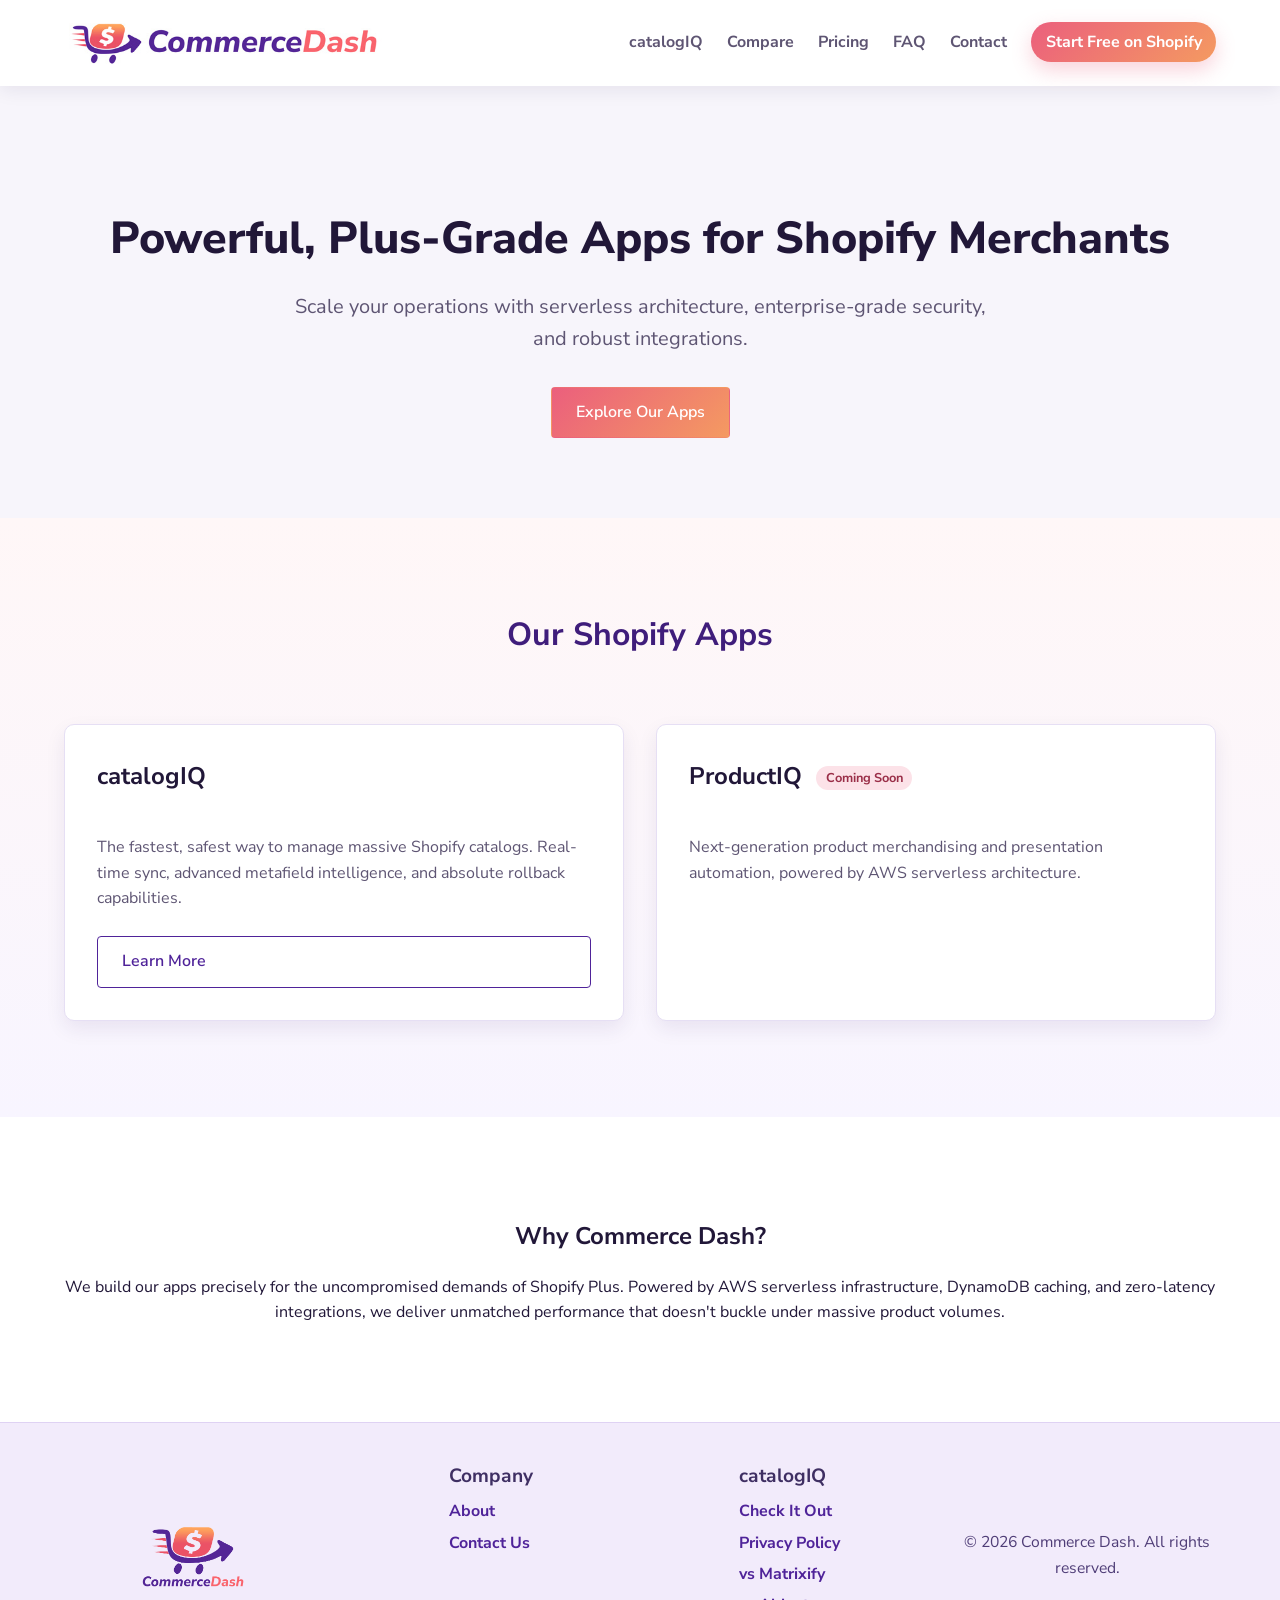
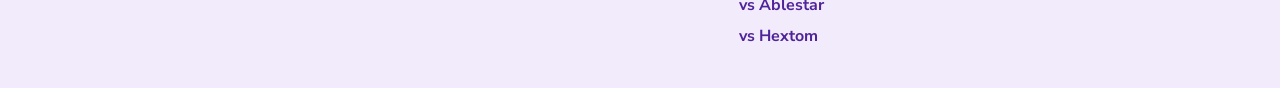
<file: index.html>
<!DOCTYPE html>
<html lang="en">
<head>
    <meta charset="UTF-8">
    <meta name="viewport" content="width=device-width, initial-scale=1.0">
    <title>Commerce Dash | Powerful, Plus-Grade Apps for Shopify Merchants</title>
    <meta name="description" content="Discover premium Shopify apps built for scale by Commerce Dash. Explore catalogIQ for advanced bulk editing and seamless metafield management.">
    <link rel="canonical" href="https://www.commercedash.io/">
    <meta property="og:type" content="website">
    <meta property="og:title" content="Commerce Dash | Powerful, Plus-Grade Apps for Shopify Merchants">
    <meta property="og:description" content="Discover premium Shopify apps built for scale by Commerce Dash. Explore catalogIQ for advanced bulk editing and seamless metafield management.">
    <meta property="og:url" content="https://www.commercedash.io/">
    <meta property="og:image" content="https://www.commercedash.io/media/logo-square.png">
    <meta name="twitter:card" content="summary_large_image">
    <link rel="stylesheet" href="./css/styles.css">
</head>
<body>
    <header class="site-header">
        <div class="container">
            <a href="/" class="brand-logo" aria-label="Commerce Dash home">
                <img src="./media/logo-horizontal.jpg" alt="Commerce Dash logo" class="brand-logo-image">
            </a>
            <nav class="main-nav" aria-label="Main Navigation">
                <ul>
                    <li><a href="./catalogiq/">catalogIQ</a></li>
                    <li><a href="./catalogiq/compare.html">Compare</a></li>
                    <li><a href="./catalogiq/pricing.html">Pricing</a></li>
                    <li><a href="./faq.html">FAQ</a></li>
                    <li><a href="./contact.html">Contact</a></li>
                    <li><a href="https://apps.shopify.com" class="nav-cta" target="_blank" rel="noopener noreferrer">Start Free on Shopify</a></li>
                </ul>
            </nav>
        </div>
    </header>

    <main id="main-content">
        <section class="hero-section text-center">
            <div class="container">
                <h1 class="hero-title">Powerful, Plus-Grade Apps for Shopify Merchants</h1>
                <p class="hero-subtitle">Scale your operations with serverless architecture, enterprise-grade security, and robust integrations.</p>
                <div class="hero-actions">
                    <a href="./catalogiq/" class="btn btn-primary">Explore Our Apps</a>
                </div>
            </div>
        </section>

        <section class="portfolio-section bg-light">
            <div class="container">
                <h2 class="section-title text-center">Our Shopify Apps</h2>
                <div class="grid cards-grid">
                    <article class="card">
                        <div class="card-content">
                            <h3>catalogIQ</h3>
                            <p>The fastest, safest way to manage massive Shopify catalogs. Real-time sync, advanced metafield intelligence, and absolute rollback capabilities.</p>
                            <a href="./catalogiq/" class="btn btn-secondary">Learn More</a>
                        </div>
                    </article>
                    <article class="card placeholder-card">
                        <div class="card-content">
                            <h3>ProductIQ <span class="badge">Coming Soon</span></h3>
                            <p>Next-generation product merchandising and presentation automation, powered by AWS serverless architecture.</p>
                        </div>
                    </article>
                </div>
            </div>
        </section>
        
        <section id="about" class="value-prop-section text-center">
            <div class="container">
                <h2>Why Commerce Dash?</h2>
                <p>We build our apps precisely for the uncompromised demands of Shopify Plus. Powered by AWS serverless infrastructure, DynamoDB caching, and zero-latency integrations, we deliver unmatched performance that doesn't buckle under massive product volumes.</p>
            </div>
        </section>
    </main>

        <footer class="site-footer">
        <div class="container footer-grid">
            <div class="footer-logo-col">
                <div class="footer-brand">
                    <a href="/" aria-label="Commerce Dash home">
                        <img src="./media/logo-square.png" alt="Commerce Dash logo" class="footer-logo-image">
                    </a>
                </div>
            </div>
            <div class="footer-app-col">
                <h4>Company</h4>
                <div class="footer-links">
                    <nav aria-label="Footer Company Links">
                        <ul>
                            <li><a href="./index.htmlabout.html">About</a></li>
                            <li><a href="./contact.html">Contact Us</a></li>
                        </ul>
                    </nav>
                </div>
            </div>
            <div class="footer-app-col">
                <h4>catalogIQ</h4>
                <div class="footer-links">
                    <nav aria-label="Footer Navigation">
                        <ul>
                            <li><a href="./catalogiq/">Check It Out</a></li>
                            <li><a href="./legal/catalogiq-privacy.html">Privacy Policy</a></li>
                            <li><a href="./catalogiq/compare.html">vs Matrixify</a></li>
                            <li><a href="./catalogiq/compare.html">vs Ablestar</a></li>
                            <li><a href="./catalogiq/compare.html">vs Hextom</a></li>
                        </ul>
                    </nav>
                </div>
            </div>
            <div class="footer-copy">
                <p>&copy; 2026 Commerce Dash. All rights reserved.</p>
            </div>
        </div>
    </footer>
    <script src="./js/scripts.js" defer></script>
</body>
</html>
</file>
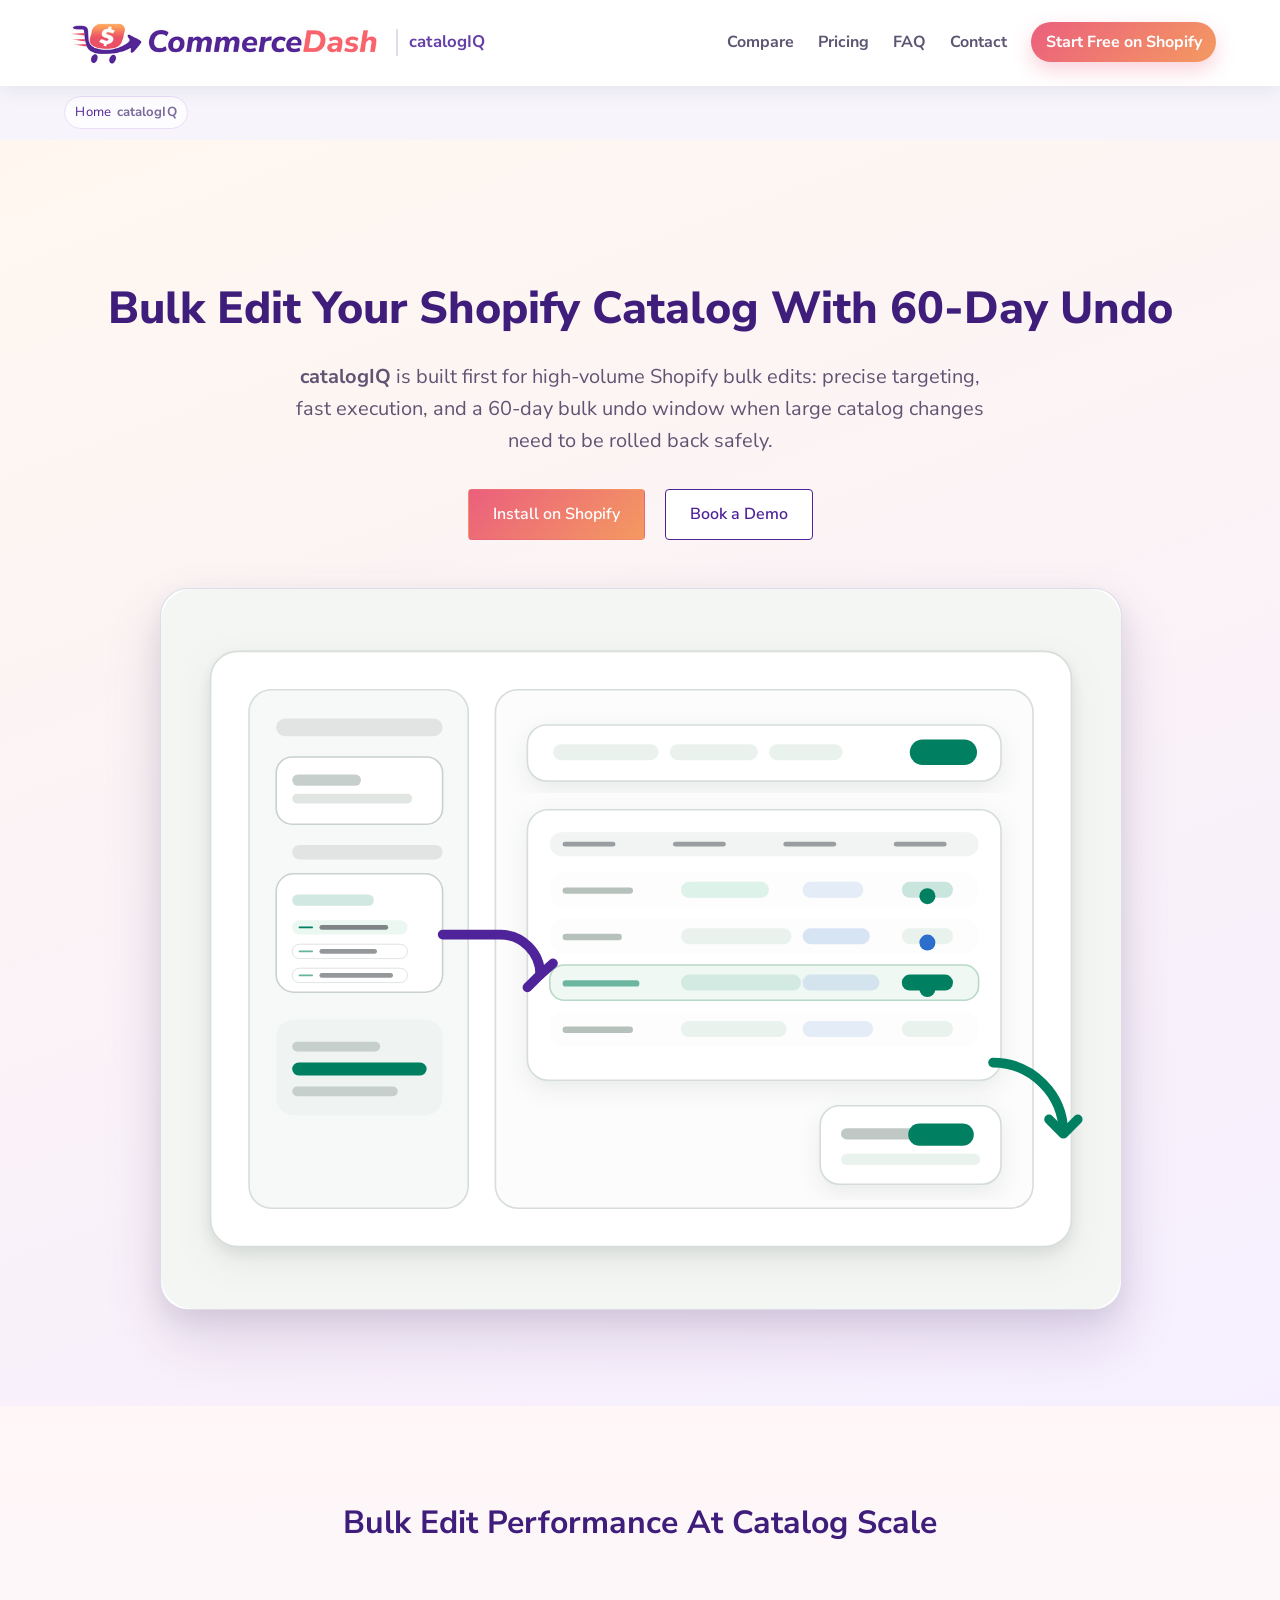
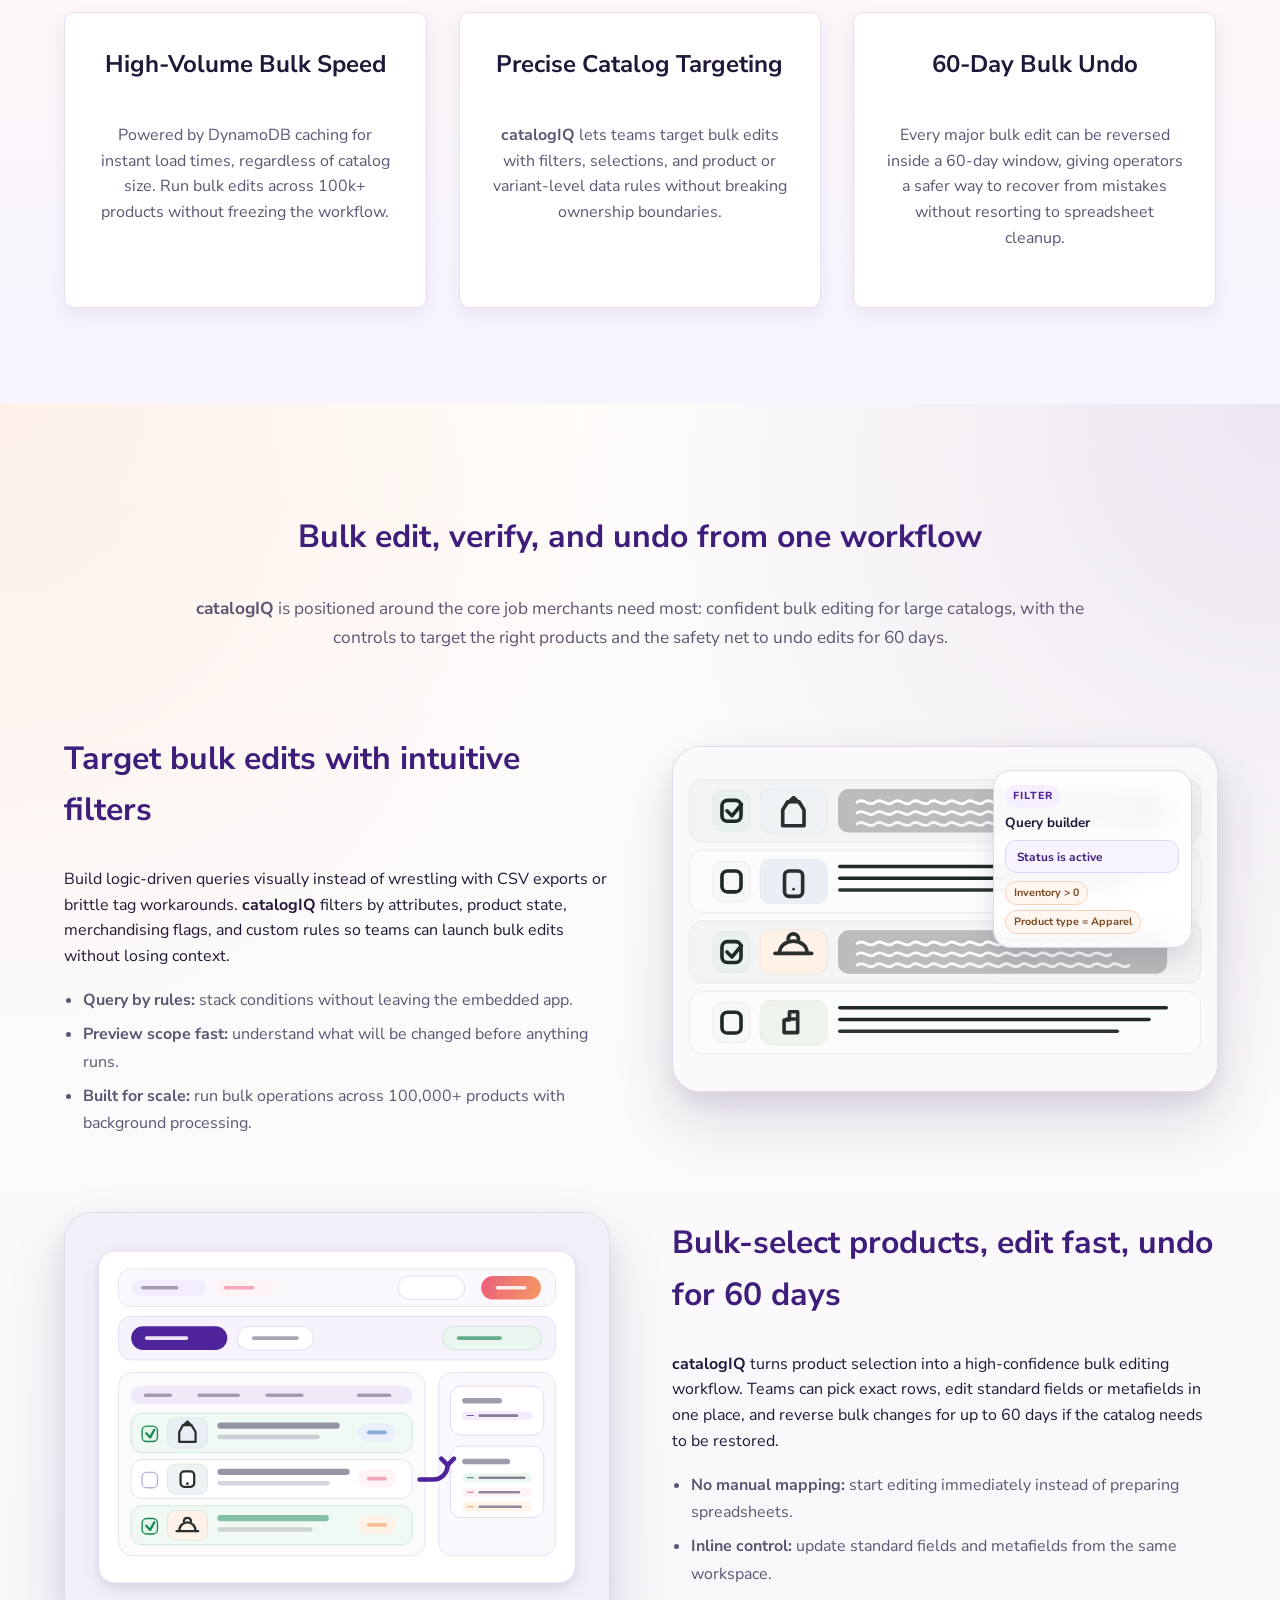
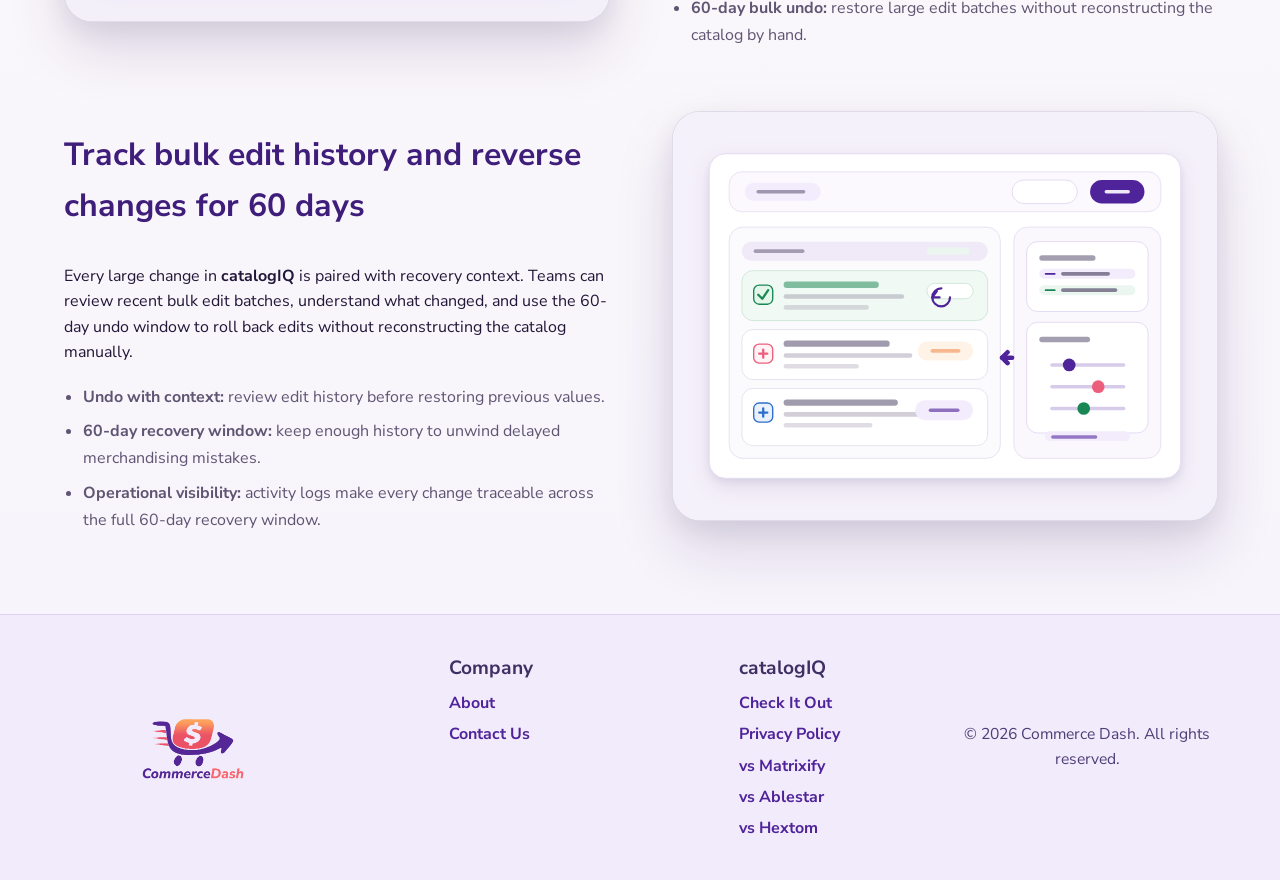
<file: catalogiq/index.html>
<!DOCTYPE html>
<html lang="en">
<head>
    <meta charset="UTF-8">
    <meta name="viewport" content="width=device-width, initial-scale=1.0">
    <title>catalogIQ | Shopify Bulk Edits With 60-Day Undo</title>
    <meta name="description" content="Manage Shopify catalogs at scale. catalogIQ focuses on fast bulk edits, precise filtering, and a 60-day bulk undo window for safer catalog operations.">
    <link rel="canonical" href="https://www.commercedash.io/catalogiq/">
    <meta property="og:type" content="website">
    <meta property="og:title" content="catalogIQ | Shopify Bulk Edits With 60-Day Undo">
    <meta property="og:description" content="Manage Shopify catalogs at scale. catalogIQ focuses on fast bulk edits, precise filtering, and a 60-day bulk undo window for safer catalog operations.">
    <meta property="og:url" content="https://www.commercedash.io/catalogiq/">
    <meta property="og:image" content="https://www.commercedash.io/media/logo-square.png">
    <meta name="twitter:card" content="summary_large_image">
    <link rel="stylesheet" href="../css/styles.css">
</head>
<body>
    <header class="site-header">
        <div class="container">
            <a href="/" class="brand-logo" aria-label="Commerce Dash home">
                <img src="../media/logo-horizontal.jpg" alt="Commerce Dash" class="brand-logo-image">
                <span class="catalog-tagline"><strong>catalogIQ</strong></span>
            </a>
            <nav class="main-nav" aria-label="Main Navigation">
                <ul>
                    <li><a href="compare.html">Compare</a></li>
                    <li><a href="pricing.html">Pricing</a></li>
                    <li><a href="../faq.html">FAQ</a></li>
                    <li><a href="../contact.html">Contact</a></li>
                    <li><a href="https://apps.shopify.com" class="nav-cta" target="_blank" rel="noopener noreferrer">Start Free on Shopify</a></li>
                </ul>
            </nav>
        </div>
    </header>

    <main id="main-content">
        <div class="container breadcrumbs">
            <span class="crumb"><a href="../index.html">Home</a> <span><strong>catalogIQ</strong></span></span>
        </div>
        <section class="hero-section hero-catalogiq text-center">
            <div class="container">
                <h1 class="hero-title">Bulk Edit Your Shopify Catalog With 60-Day Undo</h1>
                <p class="hero-subtitle"> <strong>catalogIQ</strong> is built first for high-volume Shopify bulk edits: precise targeting, fast execution, and a 60-day bulk undo window when large catalog changes need to be rolled back safely.</p>
                <div class="hero-actions hero-actions-spaced">
                    <a href="https://apps.shopify.com" class="btn btn-primary">Install on Shopify</a>
                    <a href="../contact.html" class="btn btn-secondary">Book a Demo</a>
                </div>
                <div class="illustration-shell illustration-hero" aria-hidden="true">
                    <img src="../media/illustrations/catalogiq-workflow.svg" alt="" loading="eager">
                </div>
            </div>
        </section>

        <section class="features-overview bg-light">
            <div class="container">
                <h2 class="section-title text-center">Bulk Edit Performance At Catalog Scale</h2>
                <div class="grid cards-grid text-center">
                    <article class="card">
                        <div class="card-content">
                            <h3>High-Volume Bulk Speed</h3>
                            <p>Powered by DynamoDB caching for instant load times, regardless of catalog size. Run bulk edits across 100k+ products without freezing the workflow.</p>
                        </div>
                    </article>
                    <article class="card">
                        <div class="card-content">
                            <h3>Precise Catalog Targeting</h3>
                            <p><strong>catalogIQ</strong> lets teams target bulk edits with filters, selections, and product or variant-level data rules without breaking ownership boundaries.</p>
                        </div>
                    </article>
                    <article class="card">
                        <div class="card-content">
                            <h3>60-Day Bulk Undo</h3>
                            <p>Every major bulk edit can be reversed inside a 60-day window, giving operators a safer way to recover from mistakes without resorting to spreadsheet cleanup.</p>
                        </div>
                    </article>
                </div>
            </div>
        </section>

        <section class="section-pad-xl overview-feature-stack">
            <div class="container">
                <div class="section-heading text-center content-medium">
                    <h2 class="section-title">Bulk edit, verify, and undo from one workflow</h2>
                    <p class="section-lead"><strong>catalogIQ</strong> is positioned around the core job merchants need most: confident bulk editing for large catalogs, with the controls to target the right products and the safety net to undo edits for 60 days.</p>
                </div>

                <div class="grid feature-grid-two overview-feature-row">
                    <div>
                        <h3 class="section-title">Target bulk edits with intuitive filters</h3>
                        <p>Build logic-driven queries visually instead of wrestling with CSV exports or brittle tag workarounds. <strong>catalogIQ</strong> filters by attributes, product state, merchandising flags, and custom rules so teams can launch bulk edits without losing context.</p>
                        <ul class="feature-bullets feature-bullets-compact">
                            <li><strong>Query by rules:</strong> stack conditions without leaving the embedded app.</li>
                            <li><strong>Preview scope fast:</strong> understand what will be changed before anything runs.</li>
                            <li><strong>Built for scale:</strong> run bulk operations across 100,000+ products with background processing.</li>
                        </ul>
                    </div>
                    <figure class="showcase-media" aria-label="Intuitive filtering query builder UI">
                        <img src="../media/illustrations/catalogiq-filter-builder.svg" alt="catalogIQ query builder showing filterable product rows with selection checkboxes, product icons, and text previews" loading="lazy">
                        <figcaption class="showcase-inset" aria-hidden="true">
                            <span class="showcase-inset-label">Filter</span>
                            <strong>Query builder</strong>
                            <div class="showcase-inset-field">Status is active</div>
                            <div class="showcase-inset-pills">
                                <span>Inventory &gt; 0</span>
                                <span>Product type = Apparel</span>
                            </div>
                        </figcaption>
                    </figure>
                </div>

                <div class="grid feature-grid-two overview-feature-row">
                    <div class="illustration-shell illustration-inline" aria-hidden="true">
                        <img src="../media/illustrations/catalogiq-bulk-editor.svg" alt="" loading="lazy">
                    </div>
                    <div>
                        <h3 class="section-title">Bulk-select products, edit fast, undo for 60 days</h3>
                        <p><strong>catalogIQ</strong> turns product selection into a high-confidence bulk editing workflow. Teams can pick exact rows, edit standard fields or metafields in one place, and reverse bulk changes for up to 60 days if the catalog needs to be restored.</p>
                        <ul class="feature-bullets feature-bullets-compact">
                            <li><strong>No manual mapping:</strong> start editing immediately instead of preparing spreadsheets.</li>
                            <li><strong>Inline control:</strong> update standard fields and metafields from the same workspace.</li>
                            <li><strong>60-day bulk undo:</strong> restore large edit batches without reconstructing the catalog by hand.</li>
                        </ul>
                    </div>
                </div>

                <div class="grid feature-grid-two overview-feature-row">
                    <div>
                        <h3 class="section-title">Track bulk edit history and reverse changes for 60 days</h3>
                        <p>Every large change in <strong>catalogIQ</strong> is paired with recovery context. Teams can review recent bulk edit batches, understand what changed, and use the 60-day undo window to roll back edits without reconstructing the catalog manually.</p>
                        <ul class="feature-bullets feature-bullets-compact">
                            <li><strong>Undo with context:</strong> review edit history before restoring previous values.</li>
                            <li><strong>60-day recovery window:</strong> keep enough history to unwind delayed merchandising mistakes.</li>
                            <li><strong>Operational visibility:</strong> activity logs make every change traceable across the full 60-day recovery window.</li>
                        </ul>
                    </div>
                    <div class="illustration-shell illustration-inline" aria-hidden="true">
                        <img src="../media/illustrations/catalogiq-undo-history.svg" alt="" loading="lazy">
                    </div>
                </div>
            </div>
        </section>

        <!--<section class="social-proof-section text-center">
            <div class="container">
                <h2 class="section-title">Trusted by High-Volume Merchants</h2>
                <div class="logos-placeholder">
                    <em>[Logo Placeholder 1]</em>
                    <em>[Logo Placeholder 2]</em>
                    <em>[Logo Placeholder 3]</em>
                    <em>[Logo Placeholder 4]</em>
                </div>
                <blockquote class="testimonial-quote">
                    "catalogIQ turned our multi-day catalog update into a 5-minute task. The variant-level control is an absolute game-changer."
                    <footer style="margin-top: 1rem; font-weight: 600; font-style: normal;">— [Store Owner Placeholder], Logistics Lead</footer>
                </blockquote>
            </div>
        </section>-->
    </main>

        <footer class="site-footer">
        <div class="container footer-grid">
            <div class="footer-logo-col">
                <div class="footer-brand">
                    <a href="../index.html" aria-label="Commerce Dash home">
                        <img src="../media/logo-square.png" alt="Commerce Dash logo" class="footer-logo-image">
                    </a>
                </div>
            </div>
            <div class="footer-app-col">
                <h4>Company</h4>
                <div class="footer-links">
                    <nav aria-label="Footer Company Links">
                        <ul>
                            <li><a href="../about.html">About</a></li>
                            <li><a href="../contact.html">Contact Us</a></li>
                        </ul>
                    </nav>
                </div>
            </div>
            <div class="footer-app-col">
                <h4><strong>catalogIQ</strong></h4>
                <div class="footer-links">
                    <nav aria-label="Footer Navigation">
                        <ul>
                            <li><a href="index.html">Check It Out</a></li>
                            <li><a href="../legal/catalogiq-privacy.html">Privacy Policy</a></li>
                            <li><a href="compare.html">vs Matrixify</a></li>
                            <li><a href="compare.html">vs Ablestar</a></li>
                            <li><a href="compare.html">vs Hextom</a></li>
                        </ul>
                    </nav>
                </div>
            </div>
            <div class="footer-copy">
                <p>&copy; 2026 Commerce Dash. All rights reserved.</p>
            </div>
        </div>
    </footer>
    <script src="../js/scripts.js" defer></script>
</body>
</html>
</file>
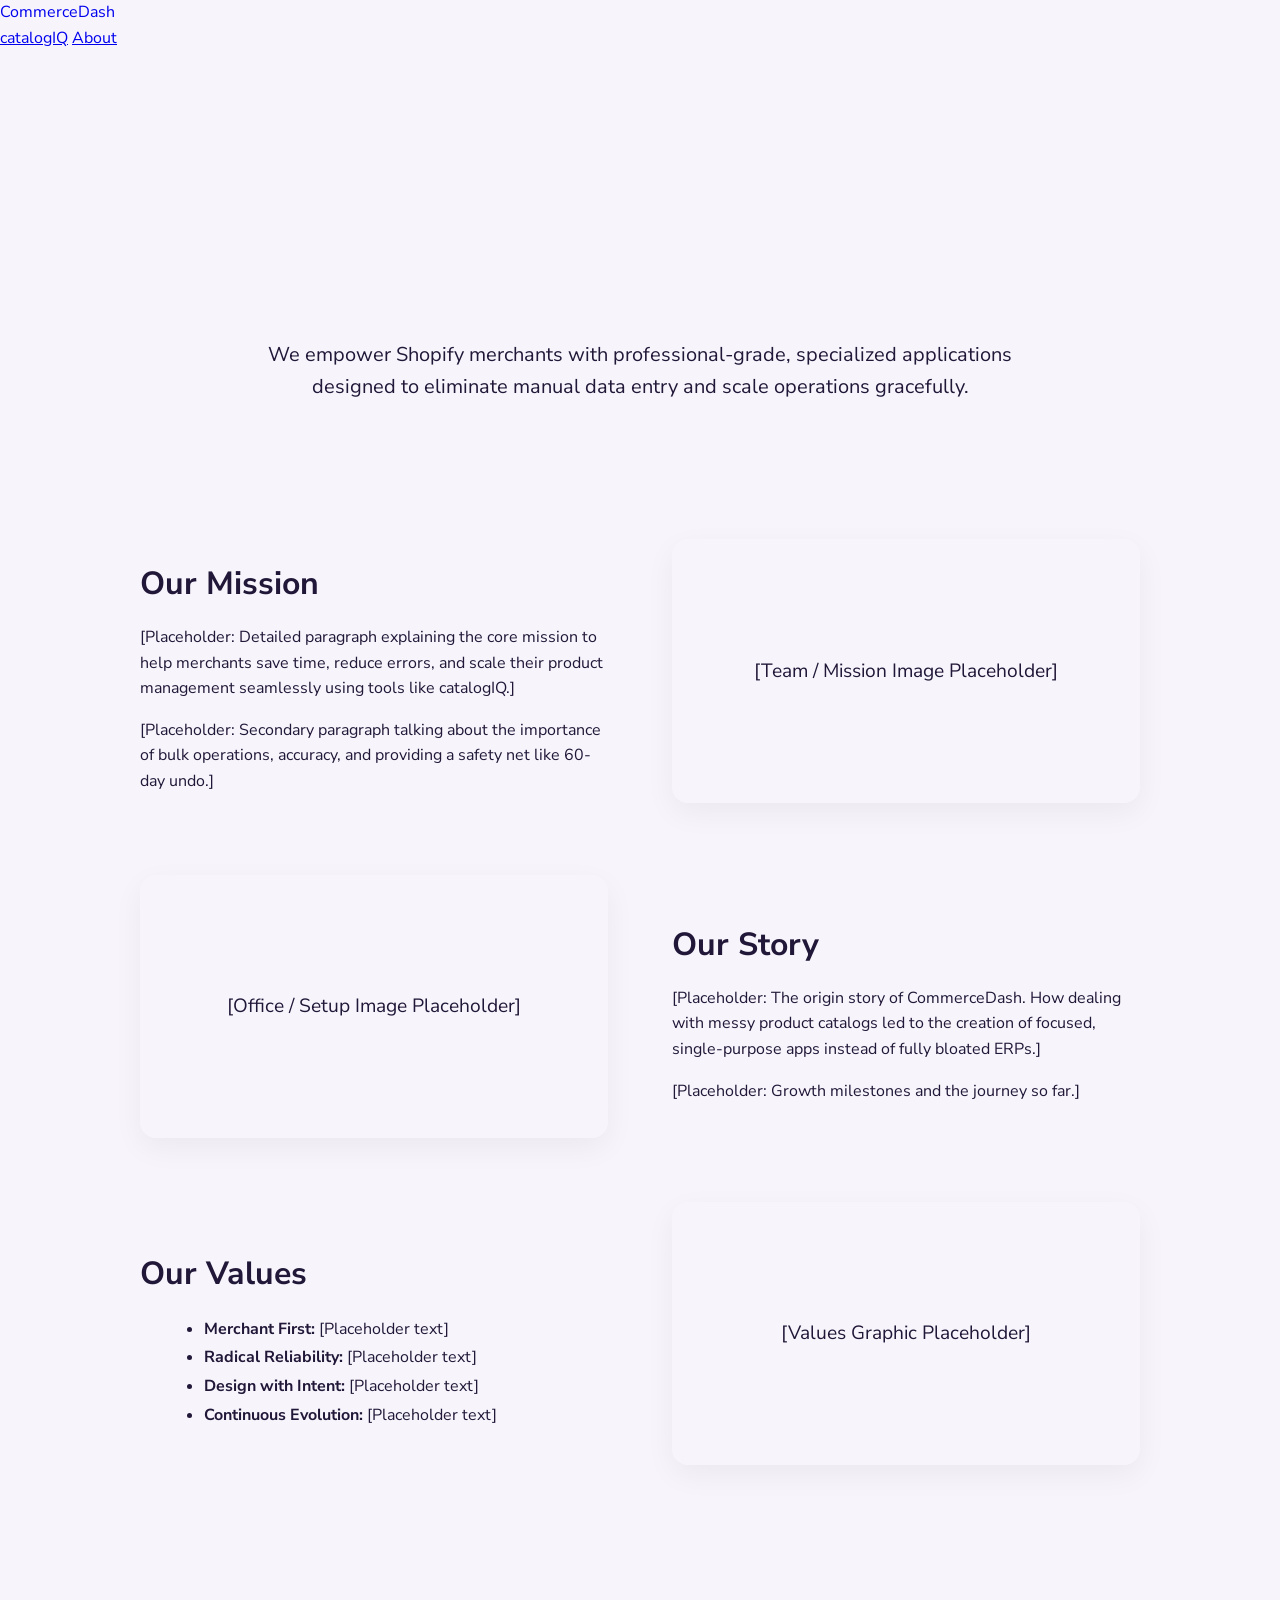
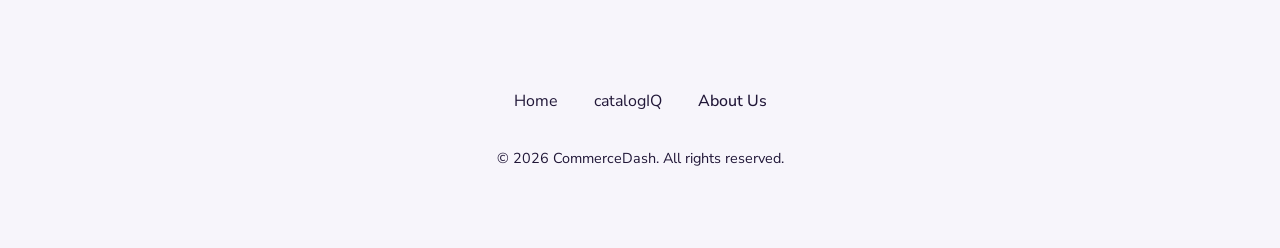
<file: about.html>
<!DOCTYPE html>
<html lang="en">
<head>
    <meta charset="UTF-8">
    <meta name="viewport" content="width=device-width, initial-scale=1.0">
    <title>About Us | CommerceDash</title>
    <link rel="stylesheet" href="../css/styles.css">
    <link rel="preconnect" href="https://fonts.googleapis.com">
    <link rel="preconnect" href="https://fonts.gstatic.com" crossorigin>
    <link href="https://fonts.googleapis.com/css2?family=Inter:wght@400;500;600;700&display=swap" rel="stylesheet">
    <style>
        .about-hero {
            padding: 8rem 2rem 4rem;
            text-align: center;
            background: linear-gradient(135deg, var(--bg-primary) 0%, var(--bg-secondary) 100%);
        }
        .about-hero h1 {
            font-size: 3.5rem;
            margin-bottom: 1.5rem;
            background: linear-gradient(90deg, var(--text-primary) 0%, var(--accent-primary) 100%);
            -webkit-background-clip: text;
            -webkit-text-fill-color: transparent;
            opacity: 0;
            animation: fadeUp 0.8s ease forwards;
        }
        .about-hero p {
            font-size: 1.25rem;
            color: var(--text-secondary);
            max-width: 800px;
            margin: 0 auto;
            opacity: 0;
            animation: fadeUp 0.8s ease 0.2s forwards;
        }
        .about-content {
            padding: 4rem 2rem;
            max-width: 1000px;
            margin: 0 auto;
        }
        .about-section {
            margin-bottom: 4rem;
            display: flex;
            gap: 4rem;
            align-items: center;
            opacity: 0;
            transform: translateY(20px);
            transition: opacity 0.8s ease, transform 0.8s ease;
        }
        .about-section.visible {
            opacity: 1;
            transform: translateY(0);
        }
        .about-section:nth-child(even) {
            flex-direction: row-reverse;
        }
        .about-text {
            flex: 1;
        }
        .about-text h2 {
            font-size: 2rem;
            margin-bottom: 1rem;
            color: var(--text-primary);
        }
        .about-text p {
            color: var(--text-secondary);
            line-height: 1.6;
            margin-bottom: 1rem;
        }
        .about-image-placeholder {
            flex: 1;
            background: var(--bg-tertiary);
            border-radius: 1rem;
            border: 1px dashed var(--border-color);
            aspect-ratio: 16/9;
            display: flex;
            align-items: center;
            justify-content: center;
            color: var(--text-secondary);
            font-size: 1.2rem;
            box-shadow: 0 10px 30px rgba(0,0,0,0.05);
            transition: transform 0.3s ease;
        }
        .about-image-placeholder:hover {
            transform: scale(1.02);
        }

        @keyframes fadeUp {
            from { opacity: 0; transform: translateY(20px); }
            to { opacity: 1; transform: translateY(0); }
        }

        @media (max-width: 768px) {
            .about-section, .about-section:nth-child(even) {
                flex-direction: column;
                gap: 2rem;
            }
            .about-hero h1 {
                font-size: 2.5rem;
            }
        }
    </style>
</head>
<body>
    <header class="header">
        <div class="nav-container">
            <a href="/" class="brand-logo">
                <span class="brand-name">CommerceDash</span>
            </a>
            <nav class="nav-links">
                <a href="/catalogiq/" class="nav-link">catalogIQ</a>
                <a href="/about.html" class="nav-link active">About</a>
            </nav>
        </div>
    </header>

    <main>
        <section class="about-hero">
            <h1>Building the Future of Commerce Tools</h1>
            <p>We empower Shopify merchants with professional-grade, specialized applications designed to eliminate manual data entry and scale operations gracefully.</p>
        </section>

        <section class="about-content">
            <div class="about-section" id="mission-section">
                <div class="about-text">
                    <h2>Our Mission</h2>
                    <p>[Placeholder: Detailed paragraph explaining the core mission to help merchants save time, reduce errors, and scale their product management seamlessly using tools like catalogIQ.]</p>
                    <p>[Placeholder: Secondary paragraph talking about the importance of bulk operations, accuracy, and providing a safety net like 60-day undo.]</p>
                </div>
                <div class="about-image-placeholder">
                    [Team / Mission Image Placeholder]
                </div>
            </div>

            <div class="about-section" id="story-section">
                <div class="about-text">
                    <h2>Our Story</h2>
                    <p>[Placeholder: The origin story of CommerceDash. How dealing with messy product catalogs led to the creation of focused, single-purpose apps instead of fully bloated ERPs.]</p>
                    <p>[Placeholder: Growth milestones and the journey so far.]</p>
                </div>
                <div class="about-image-placeholder">
                    [Office / Setup Image Placeholder]
                </div>
            </div>

            <div class="about-section" id="values-section">
                <div class="about-text">
                    <h2>Our Values</h2>
                    <ul style="color: var(--text-secondary); line-height: 1.8; margin-left: 1.5rem;">
                        <li><strong>Merchant First:</strong> [Placeholder text]</li>
                        <li><strong>Radical Reliability:</strong> [Placeholder text]</li>
                        <li><strong>Design with Intent:</strong> [Placeholder text]</li>
                        <li><strong>Continuous Evolution:</strong> [Placeholder text]</li>
                    </ul>
                </div>
                <div class="about-image-placeholder">
                    [Values Graphic Placeholder]
                </div>
            </div>
        </section>
    </main>

    <footer class="footer" style="padding: 4rem 2rem; text-align: center; border-top: 1px solid var(--border-color); margin-top: 2rem;">
        <div style="margin-bottom: 2rem;">
            <a href="/" style="color: var(--text-secondary); text-decoration: none; margin: 0 1rem;">Home</a>
            <a href="/catalogiq/" style="color: var(--text-secondary); text-decoration: none; margin: 0 1rem;">catalogIQ</a>
            <a href="/about.html" style="color: var(--text-secondary); text-decoration: none; margin: 0 1rem; font-weight: 500;">About Us</a>
        </div>
        <p style="color: var(--text-secondary); font-size: 0.9rem;">&copy; 2026 CommerceDash. All rights reserved.</p>
    </footer>

    <script>
        // Smooth scroll reveal animation
        const observerOptions = {
            root: null,
            rootMargin: '0px',
            threshold: 0.15
        };

        const observer = new IntersectionObserver((entries, observer) => {
            entries.forEach(entry => {
                if (entry.isIntersecting) {
                    entry.target.classList.add('visible');
                    observer.unobserve(entry.target);
                }
            });
        }, observerOptions);

        document.querySelectorAll('.about-section').forEach(section => {
            observer.observe(section);
        });
    </script>
</body>
</html>
</file>
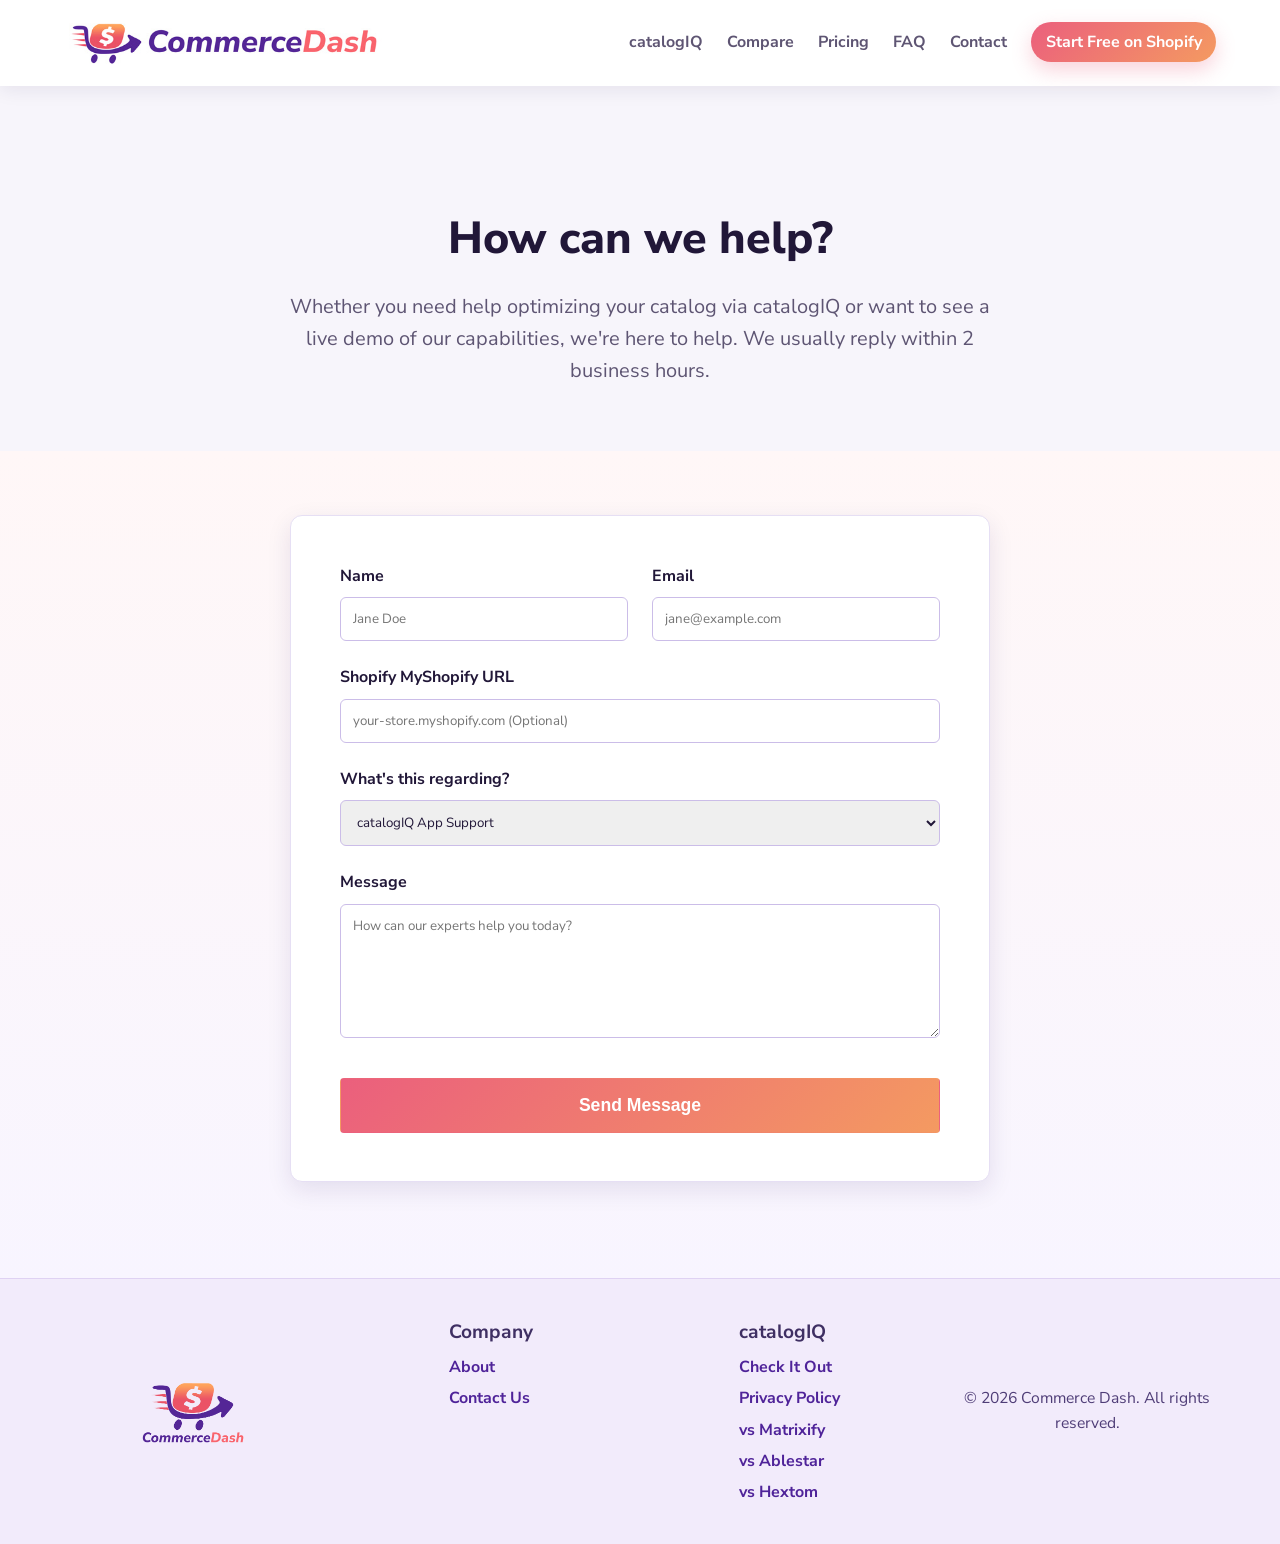
<file: contact.html>
<!DOCTYPE html>
<html lang="en">
<head>
    <meta charset="UTF-8">
    <meta name="viewport" content="width=device-width, initial-scale=1.0">
    <title>Contact Us | Commerce Dash Apps</title>
    <meta name="description" content="Get in touch with the Commerce Dash team for support or to book a demo of our Shopify apps like catalogIQ.">
    <link rel="canonical" href="https://www.commercedash.io/contact.html">
    <meta property="og:type" content="website">
    <meta property="og:title" content="Contact Us | Commerce Dash Apps">
    <meta property="og:description" content="Get in touch with the Commerce Dash team for support or to book a demo of our Shopify apps like catalogIQ.">
    <meta property="og:url" content="https://www.commercedash.io/contact.html">
    <meta property="og:image" content="https://www.commercedash.io/media/logo-square.png">
    <meta name="twitter:card" content="summary_large_image">
    <link rel="stylesheet" href="./css/styles.css">
</head>
<body>
    <header class="site-header">
        <div class="container">
            <a href="/" class="brand-logo" aria-label="Commerce Dash home">
                <img src="./media/logo-horizontal.jpg" alt="Commerce Dash" class="brand-logo-image">
            </a>
            <nav class="main-nav" aria-label="Main Navigation">
                <ul>
                    <li><a href="/catalogiq/">catalogIQ</a></li>
                    <li><a href="/catalogiq/compare.html">Compare</a></li>
                    <li><a href="/catalogiq/pricing.html">Pricing</a></li>
                    <li><a href="/faq.html">FAQ</a></li>
                    <li><a href="/contact.html">Contact</a></li>
                    <li><a href="https://apps.shopify.com" class="nav-cta" target="_blank" rel="noopener noreferrer">Start Free on Shopify</a></li>
                </ul>
            </nav>
        </div>
    </header>

    <main id="main-content">
        <section class="hero-section text-center contact-compact-hero">
            <div class="container">
                <h1 class="hero-title">How can we help?</h1>
                <p class="hero-subtitle">Whether you need help optimizing your catalog via catalogIQ or want to see a live demo of our capabilities, we're here to help. We usually reply within 2 business hours.</p>
            </div>
        </section>

        <section class="bg-light section-pad-form">
            <div class="container content-narrow">
                <div class="inline-panel">
                    <form id="contact-form" action="https://formspree.io/f/mvzwpkln" method="POST">
                        
                        <div id="form-status" style="display: none; padding: 1rem; border-radius: 4px; margin-bottom: 1.5rem; text-align: center; font-weight: 500;"></div>
                        
                        <div class="grid" style="grid-template-columns: 1fr 1fr; gap: 1.5rem;">
                            <div class="form-group">
                                <label for="name">Name</label>
                                <input type="text" id="name" name="name" required aria-required="true" placeholder="Jane Doe">
                            </div>
                            <div class="form-group">
                                <label for="email">Email</label>
                                <input type="email" id="email" name="_replyto" required aria-required="true" placeholder="jane@example.com">
                            </div>
                        </div>

                        <div class="form-group">
                            <label for="store_url">Shopify MyShopify URL</label>
                            <input type="text" id="store_url" name="store_url" placeholder="your-store.myshopify.com (Optional)">
                        </div>
                        
                        <div class="form-group">
                            <label for="subject">What's this regarding?</label>
                            <select id="subject" name="subject">
                                <option value="catalogIQ Support">catalogIQ App Support</option>
                                <option value="Demo Request">Book a Demo</option>
                                <option value="Billing">Billing or Pricing Questions</option>
                                <option value="Other">Other</option>
                            </select>
                        </div>

                        <div class="form-group">
                            <label for="message">Message</label>
                            <textarea id="message" name="message" rows="6" required aria-required="true" placeholder="How can our experts help you today?"></textarea>
                        </div>

                        <button type="submit" id="submit-button" class="btn btn-primary btn-block" style="margin-top: 1rem; font-size: 1.1rem; padding: 1rem;">Send Message</button>
                    </form>

                    <script>
                        var form = document.getElementById("contact-form");
                        var statusMessage = document.getElementById("form-status");
                        var button = document.getElementById("submit-button");

                        async function handleSubmit(event) {
                            event.preventDefault();
                            statusMessage.style.display = "none";
                            var data = new FormData(event.target);
                            
                            button.textContent = "Sending...";
                            button.disabled = true;

                            fetch(event.target.action, {
                                method: form.method,
                                body: data,
                                headers: {
                                    'Accept': 'application/json'
                                }
                            }).then(response => {
                                if (response.ok) {
                                    statusMessage.innerHTML = "Thanks for your message! We'll be in touch soon.";
                                    statusMessage.style.backgroundColor = "#d4edda";
                                    statusMessage.style.color = "#155724";
                                    statusMessage.style.display = "block";
                                    form.reset();
                                } else {
                                    response.json().then(data => {
                                        if (Object.hasOwn(data, 'errors')) {
                                            statusMessage.innerHTML = data["errors"].map(error => error["message"]).join(", ");
                                        } else {
                                            statusMessage.innerHTML = "Oops! There was a problem submitting your form.";
                                        }
                                        statusMessage.style.backgroundColor = "#f8d7da";
                                        statusMessage.style.color = "#721c24";
                                        statusMessage.style.display = "block";
                                    })
                                }
                            }).catch(error => {
                                statusMessage.innerHTML = "Oops! There was a problem submitting your form.";
                                statusMessage.style.backgroundColor = "#f8d7da";
                                statusMessage.style.color = "#721c24";
                                statusMessage.style.display = "block";
                            }).finally(() => {
                                button.textContent = "Send Message";
                                button.disabled = false;
                            });
                        }
                        form.addEventListener("submit", handleSubmit);
                    </script>
                </div>
            </div>
        </section>
    </main>

        <footer class="site-footer">
        <div class="container footer-grid">
            <div class="footer-logo-col">
                <div class="footer-brand">
                    <a href="/" aria-label="Commerce Dash home">
                        <img src="./media/logo-square.png" alt="Commerce Dash logo" class="footer-logo-image">
                    </a>
                </div>
            </div>
            <div class="footer-app-col">
                <h4>Company</h4>
                <div class="footer-links">
                    <nav aria-label="Footer Company Links">
                        <ul>
                            <li><a href="./index.html#about">About</a></li>
                            <li><a href="./contact.html">Contact Us</a></li>
                        </ul>
                    </nav>
                </div>
            </div>
            <div class="footer-app-col">
                <h4>catalogIQ</h4>
                <div class="footer-links">
                    <nav aria-label="Footer Navigation">
                        <ul>
                            <li><a href="./catalogiq/">Check It Out</a></li>
                            <li><a href="./legal/catalogiq-privacy.html">Privacy Policy</a></li>
                            <li><a href="./catalogiq/compare.html">vs Matrixify</a></li>
                            <li><a href="./catalogiq/compare.html">vs Ablestar</a></li>
                            <li><a href="./catalogiq/compare.html">vs Hextom</a></li>
                        </ul>
                    </nav>
                </div>
            </div>
            <div class="footer-copy">
                <p>&copy; 2026 Commerce Dash. All rights reserved.</p>
            </div>
        </div>
    </footer>
    <script src="./js/scripts.js" defer></script>
</body>
</html>
</file>
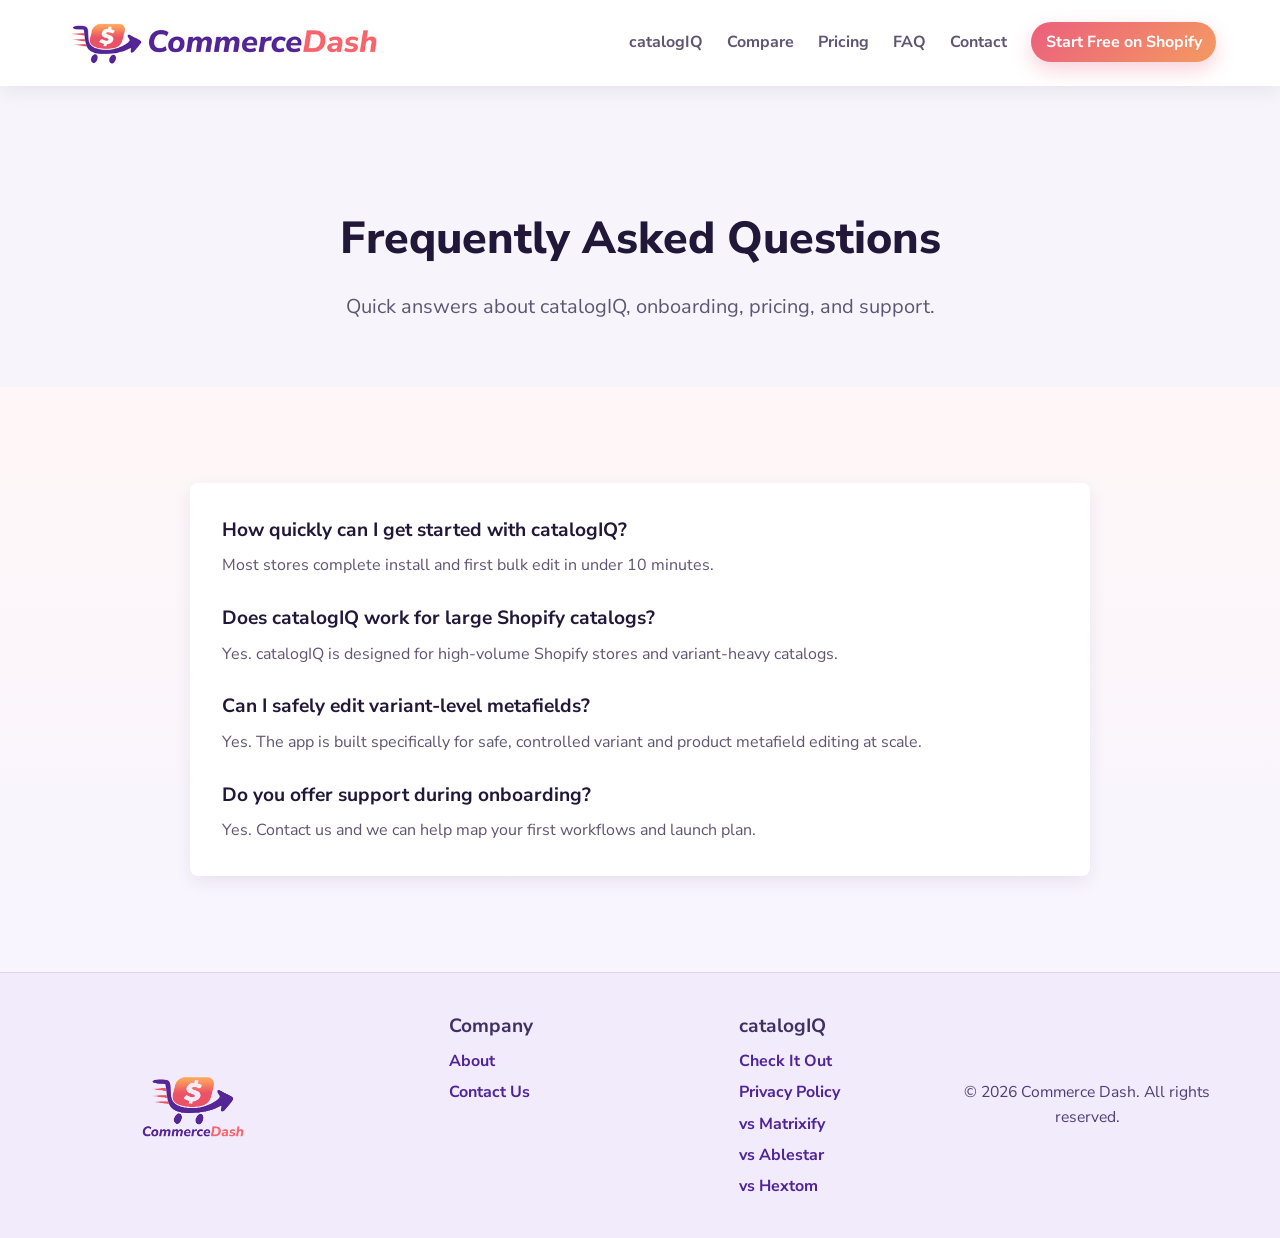
<file: faq.html>
<!DOCTYPE html>
<html lang="en">
<head>
    <meta charset="UTF-8">
    <meta name="viewport" content="width=device-width, initial-scale=1.0">
    <title>FAQ | Commerce Dash</title>
    <meta name="description" content="Find answers to common questions about Commerce Dash and catalogIQ, including setup, pricing, data safety, and support.">
    <link rel="canonical" href="https://www.commercedash.io/faq.html">
    <meta property="og:type" content="website">
    <meta property="og:title" content="FAQ | Commerce Dash">
    <meta property="og:description" content="Find answers to common questions about Commerce Dash and catalogIQ, including setup, pricing, data safety, and support.">
    <meta property="og:url" content="https://www.commercedash.io/faq.html">
    <meta property="og:image" content="https://www.commercedash.io/media/logo-square.png">
    <meta name="twitter:card" content="summary_large_image">
    <link rel="stylesheet" href="./css/styles.css">
</head>
<body>
    <header class="site-header">
        <div class="container">
            <a href="/" class="brand-logo" aria-label="Commerce Dash home">
                <img src="./media/logo-horizontal.jpg" alt="Commerce Dash logo" class="brand-logo-image">
            </a>
            <nav class="main-nav" aria-label="Main Navigation">
                <ul>
                    <li><a href="./catalogiq/">catalogIQ</a></li>
                    <li><a href="./catalogiq/compare.html">Compare</a></li>
                    <li><a href="./catalogiq/pricing.html">Pricing</a></li>
                    <li><a href="./faq.html">FAQ</a></li>
                    <li><a href="./contact.html">Contact</a></li>
                    <li><a href="https://apps.shopify.com" class="nav-cta" target="_blank" rel="noopener noreferrer">Start Free on Shopify</a></li>
                </ul>
            </nav>
        </div>
    </header>

    <main id="main-content">
        <section class="hero-section text-center contact-compact-hero">
            <div class="container">
                <h1 class="hero-title">Frequently Asked Questions</h1>
                <p class="hero-subtitle">Quick answers about catalogIQ, onboarding, pricing, and support.</p>
            </div>
        </section>

        <section class="bg-light section-pad-xl">
            <div class="container content-medium">
                <dl class="reveal-on-scroll is-visible">
                    <dt>How quickly can I get started with catalogIQ?</dt>
                    <dd>Most stores complete install and first bulk edit in under 10 minutes.</dd>

                    <dt>Does catalogIQ work for large Shopify catalogs?</dt>
                    <dd>Yes. catalogIQ is designed for high-volume Shopify stores and variant-heavy catalogs.</dd>

                    <dt>Can I safely edit variant-level metafields?</dt>
                    <dd>Yes. The app is built specifically for safe, controlled variant and product metafield editing at scale.</dd>

                    <dt>Do you offer support during onboarding?</dt>
                    <dd>Yes. Contact us and we can help map your first workflows and launch plan.</dd>
                </dl>
            </div>
        </section>
    </main>

        <footer class="site-footer">
        <div class="container footer-grid">
            <div class="footer-logo-col">
                <div class="footer-brand">
                    <a href="/" aria-label="Commerce Dash home">
                        <img src="./media/logo-square.png" alt="Commerce Dash logo" class="footer-logo-image">
                    </a>
                </div>
            </div>
            <div class="footer-app-col">
                <h4>Company</h4>
                <div class="footer-links">
                    <nav aria-label="Footer Company Links">
                        <ul>
                            <li><a href="./index.html#about">About</a></li>
                            <li><a href="./contact.html">Contact Us</a></li>
                        </ul>
                    </nav>
                </div>
            </div>
            <div class="footer-app-col">
                <h4>catalogIQ</h4>
                <div class="footer-links">
                    <nav aria-label="Footer Navigation">
                        <ul>
                            <li><a href="./catalogiq/">Check It Out</a></li>
                            <li><a href="./legal/catalogiq-privacy.html">Privacy Policy</a></li>
                            <li><a href="./catalogiq/compare.html">vs Matrixify</a></li>
                            <li><a href="./catalogiq/compare.html">vs Ablestar</a></li>
                            <li><a href="./catalogiq/compare.html">vs Hextom</a></li>
                        </ul>
                    </nav>
                </div>
            </div>
            <div class="footer-copy">
                <p>&copy; 2026 Commerce Dash. All rights reserved.</p>
            </div>
        </div>
    </footer>
    <script src="./js/scripts.js" defer></script>
</body>
</html>
</file>
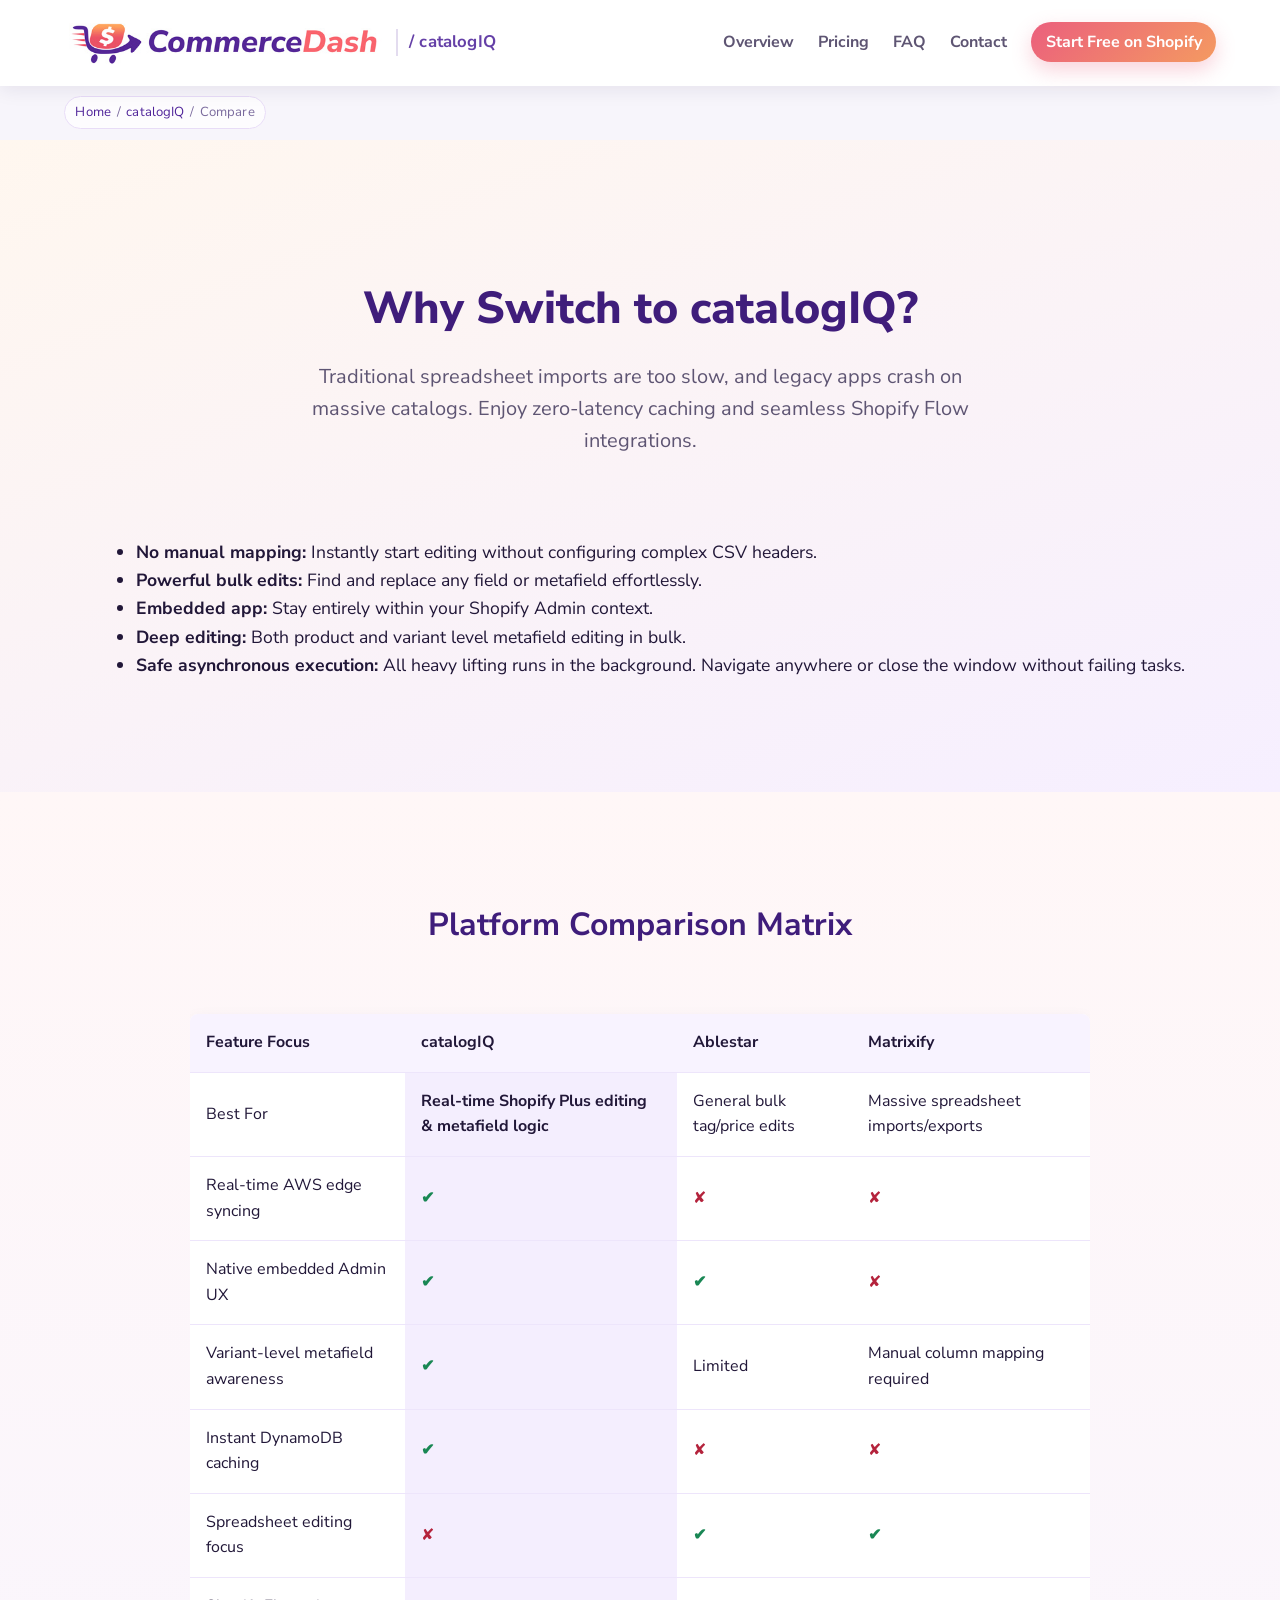
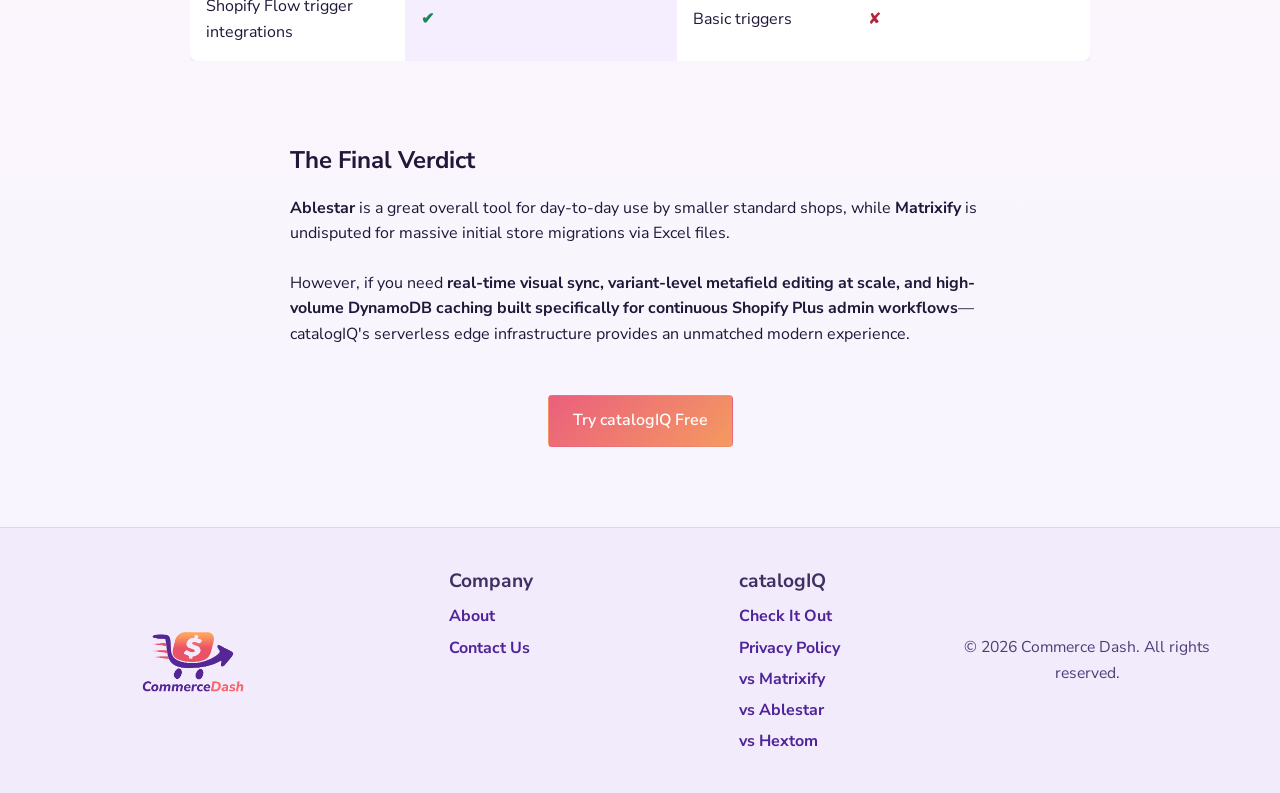
<file: catalogiq/compare.html>
<!DOCTYPE html>
<html lang="en">
<head>
    <meta charset="UTF-8">
    <meta name="viewport" content="width=device-width, initial-scale=1.0">
    <title>catalogIQ vs Ablestar vs Hextom vs Matrixify</title>
    <meta name="description" content="Compare catalogIQ to Ablestar, Hextom, and Matrixify for Shopify bulk product editing and catalog management.">
    <link rel="canonical" href="https://www.commercedash.io/catalogiq/compare.html">
    <meta property="og:type" content="website">
    <meta property="og:title" content="catalogIQ vs Ablestar vs Hextom vs Matrixify">
    <meta property="og:description" content="Compare catalogIQ to Ablestar, Hextom, and Matrixify for Shopify bulk product editing and catalog management.">
    <meta property="og:url" content="https://www.commercedash.io/catalogiq/compare.html">
    <meta property="og:image" content="https://www.commercedash.io/media/logo-square.png">
    <meta name="twitter:card" content="summary_large_image">
    <link rel="stylesheet" href="../css/styles.css">
</head>
<body>
    <header class="site-header">
        <div class="container">
            <a href="/" class="brand-logo" aria-label="Commerce Dash home">
                <img src="../media/logo-horizontal.jpg" alt="Commerce Dash" class="brand-logo-image">
                <span class="catalog-tagline">/ catalogIQ</span>
            </a>
            <nav class="main-nav" aria-label="Main Navigation">
                <ul>
                    <li><a href="index.html">Overview</a></li>
                    <li><a href="pricing.html">Pricing</a></li>
                    <li><a href="../faq.html">FAQ</a></li>
                    <li><a href="../contact.html">Contact</a></li>
                    <li><a href="https://apps.shopify.com" class="nav-cta" target="_blank" rel="noopener noreferrer">Start Free on Shopify</a></li>
                </ul>
            </nav>
        </div>
    </header>

    <main id="main-content">
        <div class="container breadcrumbs">
            <span class="crumb"><a href="../index.html">Home</a> / <a href="index.html">catalogIQ</a> / <span>Compare</span></span>
        </div>

        <section class="hero-catalogiq text-center">
            <div class="container">
                <h1 class="hero-title">Why Switch to catalogIQ?</h1>
                <p class="hero-subtitle">Traditional spreadsheet imports are too slow, and legacy apps crash on massive catalogs. Enjoy zero-latency caching and seamless Shopify Flow integrations.</p>
                <div style="margin-top: 2rem; text-align: left; display: inline-block;">
                    <ul class="feature-bullets" style="font-size: 1.1rem; line-height: 1.6;">
                        <li><strong>No manual mapping:</strong> Instantly start editing without configuring complex CSV headers.</li>
                        <li><strong>Powerful bulk edits:</strong> Find and replace any field or metafield effortlessly.</li>
                        <li><strong>Embedded app:</strong> Stay entirely within your Shopify Admin context.</li>
                        <li><strong>Deep editing:</strong> Both product and variant level metafield editing in bulk.</li>
                        <li><strong>Safe asynchronous execution:</strong> All heavy lifting runs in the background. Navigate anywhere or close the window without failing tasks.</li>
                    </ul>
                </div>
            </div>
        </section>

        <section class="bg-light section-pad-xl">
            <div class="container content-medium">
                <h2 class="section-title text-center">Platform Comparison Matrix</h2>
                <div class="overflow-auto">
                    <table class="comparison-table">
                        <thead>
                            <tr>
                                <th>Feature Focus</th>
                                <th class="highlight-cell">catalogIQ</th>
                                <th>Ablestar</th>
                                <th>Matrixify</th>
                            </tr>
                        </thead>
                        <tbody>
                            <tr>
                                <td>Best For</td>
                                <td class="highlight-cell"><strong>Real-time Shopify Plus editing & metafield logic</strong></td>
                                <td>General bulk tag/price edits</td>
                                <td>Massive spreadsheet imports/exports</td>
                            </tr>
                            <tr>
                                <td>Real-time AWS edge syncing</td>
                                <td class="highlight-cell check">&#10004;</td>
                                <td class="cross">&#10008;</td>
                                <td class="cross">&#10008;</td>
                            </tr>
                            <tr>
                                <td>Native embedded Admin UX</td>
                                <td class="highlight-cell check">&#10004;</td>
                                <td class="check">&#10004;</td>
                                <td class="cross">&#10008;</td>
                            </tr>
                            <tr>
                                <td>Variant-level metafield awareness</td>
                                <td class="highlight-cell check">&#10004;</td>
                                <td>Limited</td>
                                <td>Manual column mapping required</td>
                            </tr>
                            <tr>
                                <td>Instant DynamoDB caching</td>
                                <td class="highlight-cell check">&#10004;</td>
                                <td class="cross">&#10008;</td>
                                <td class="cross">&#10008;</td>
                            </tr>
                            <tr>
                                <td>Spreadsheet editing focus</td>
                                <td class="highlight-cell cross">&#10008;</td>
                                <td class="check">&#10004;</td>
                                <td class="check">&#10004;</td>
                            </tr>
                            <tr>
                                <td>Shopify Flow trigger integrations</td>
                                <td class="highlight-cell check">&#10004;</td>
                                <td>Basic triggers</td>
                                <td class="cross">&#10008;</td>
                            </tr>
                        </tbody>
                    </table>
                </div>

                <div class="final-verdict">
                    <h3 style="font-size: 1.5rem; margin-bottom: 1rem;">The Final Verdict</h3>
                    <p style="margin-bottom: 1.5rem;"><strong>Ablestar</strong> is a great overall tool for day-to-day use by smaller standard shops, while <strong>Matrixify</strong> is undisputed for massive initial store migrations via Excel files.</p>
                    <p>However, if you need <strong>real-time visual sync, variant-level metafield editing at scale, and high-volume DynamoDB caching built specifically for continuous Shopify Plus admin workflows</strong>—catalogIQ's serverless edge infrastructure provides an unmatched modern experience.</p>
                    
                    <div class="cta-center">
                        <a href="https://apps.shopify.com" class="btn btn-primary">Try catalogIQ Free</a>
                    </div>
                </div>
            </div>
        </section>
    </main>

        <footer class="site-footer">
        <div class="container footer-grid">
            <div class="footer-logo-col">
                <div class="footer-brand">
                    <a href="../index.html" aria-label="Commerce Dash home">
                        <img src="../media/logo-square.png" alt="Commerce Dash logo" class="footer-logo-image">
                    </a>
                </div>
            </div>
            <div class="footer-app-col">
                <h4>Company</h4>
                <div class="footer-links">
                    <nav aria-label="Footer Company Links">
                        <ul>
                            <li><a href="../index.html#about">About</a></li>
                            <li><a href="../contact.html">Contact Us</a></li>
                        </ul>
                    </nav>
                </div>
            </div>
            <div class="footer-app-col">
                <h4>catalogIQ</h4>
                <div class="footer-links">
                    <nav aria-label="Footer Navigation">
                        <ul>
                            <li><a href="index.html">Check It Out</a></li>
                            <li><a href="../legal/catalogiq-privacy.html">Privacy Policy</a></li>
                            <li><a href="compare.html">vs Matrixify</a></li>
                            <li><a href="compare.html">vs Ablestar</a></li>
                            <li><a href="compare.html">vs Hextom</a></li>
                        </ul>
                    </nav>
                </div>
            </div>
            <div class="footer-copy">
                <p>&copy; 2026 Commerce Dash. All rights reserved.</p>
            </div>
        </div>
    </footer>
    <script src="../js/scripts.js" defer></script>
</body>
</html>
</file>
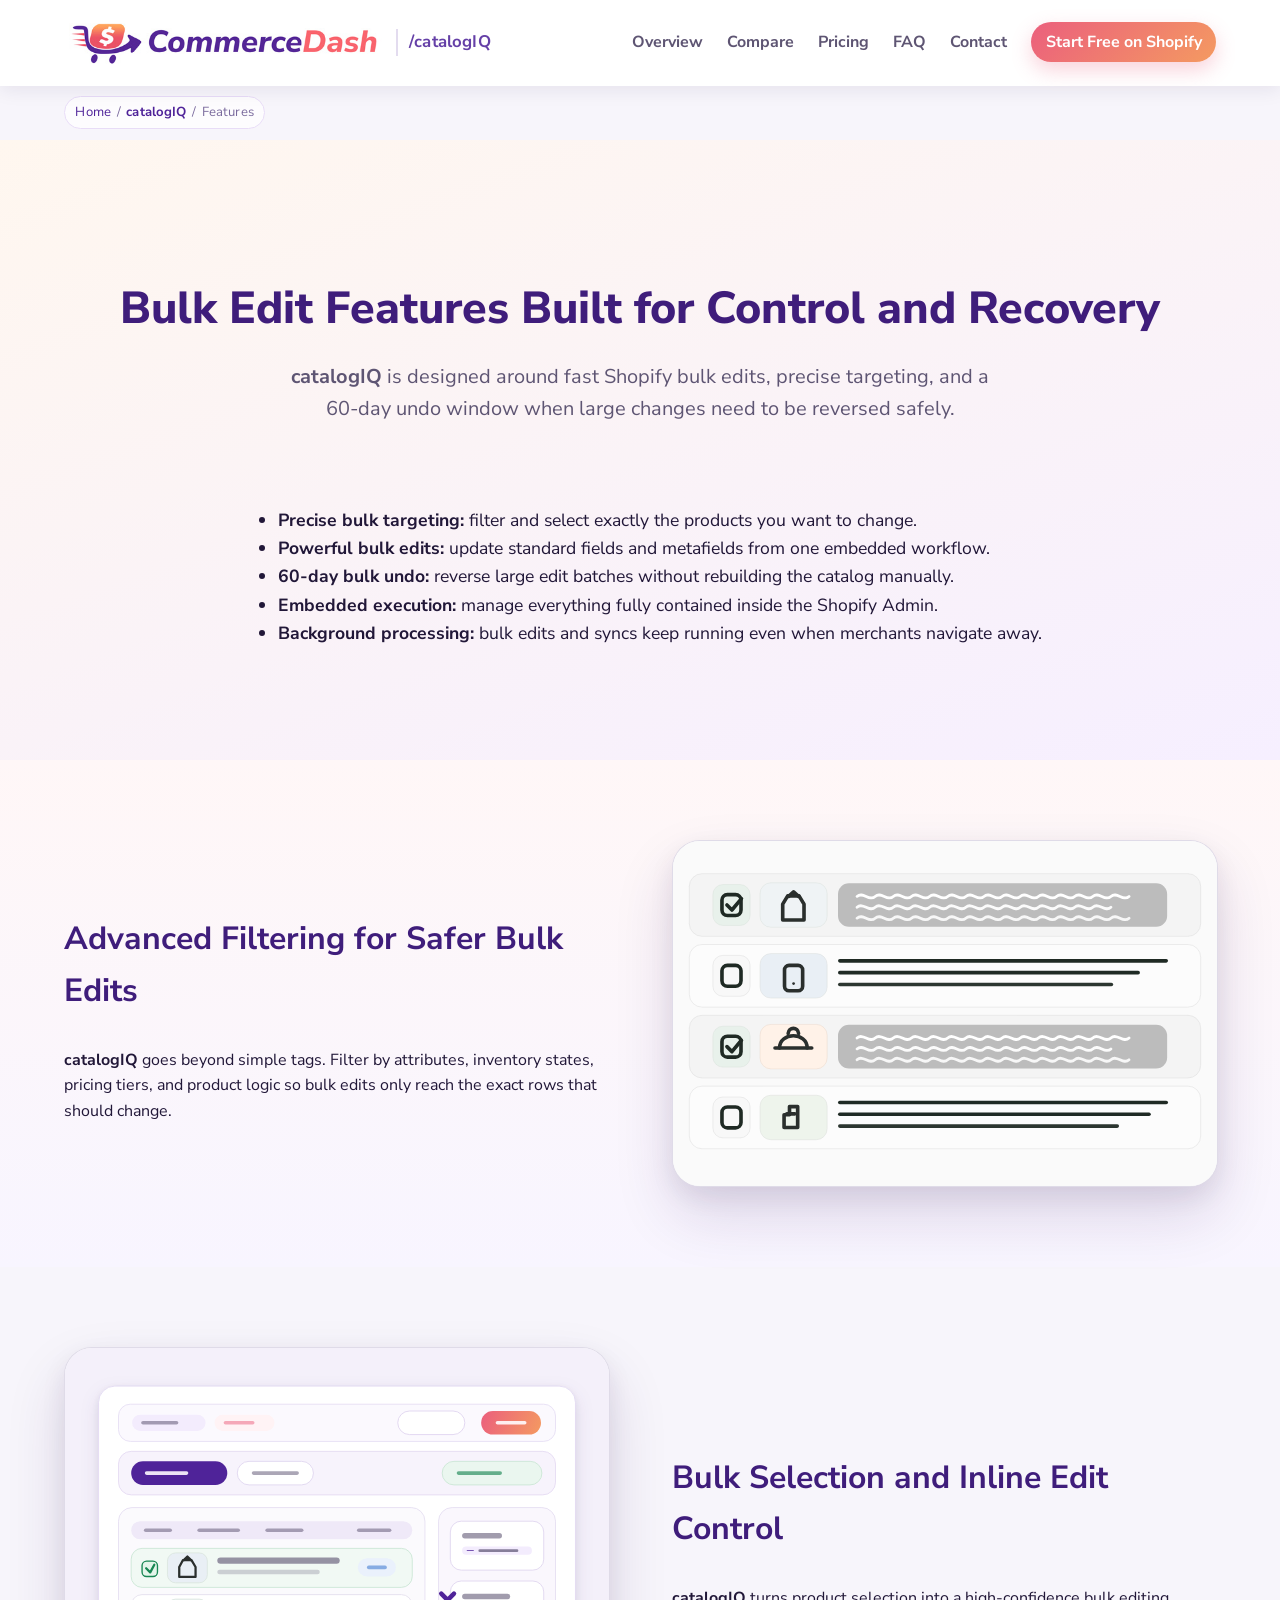
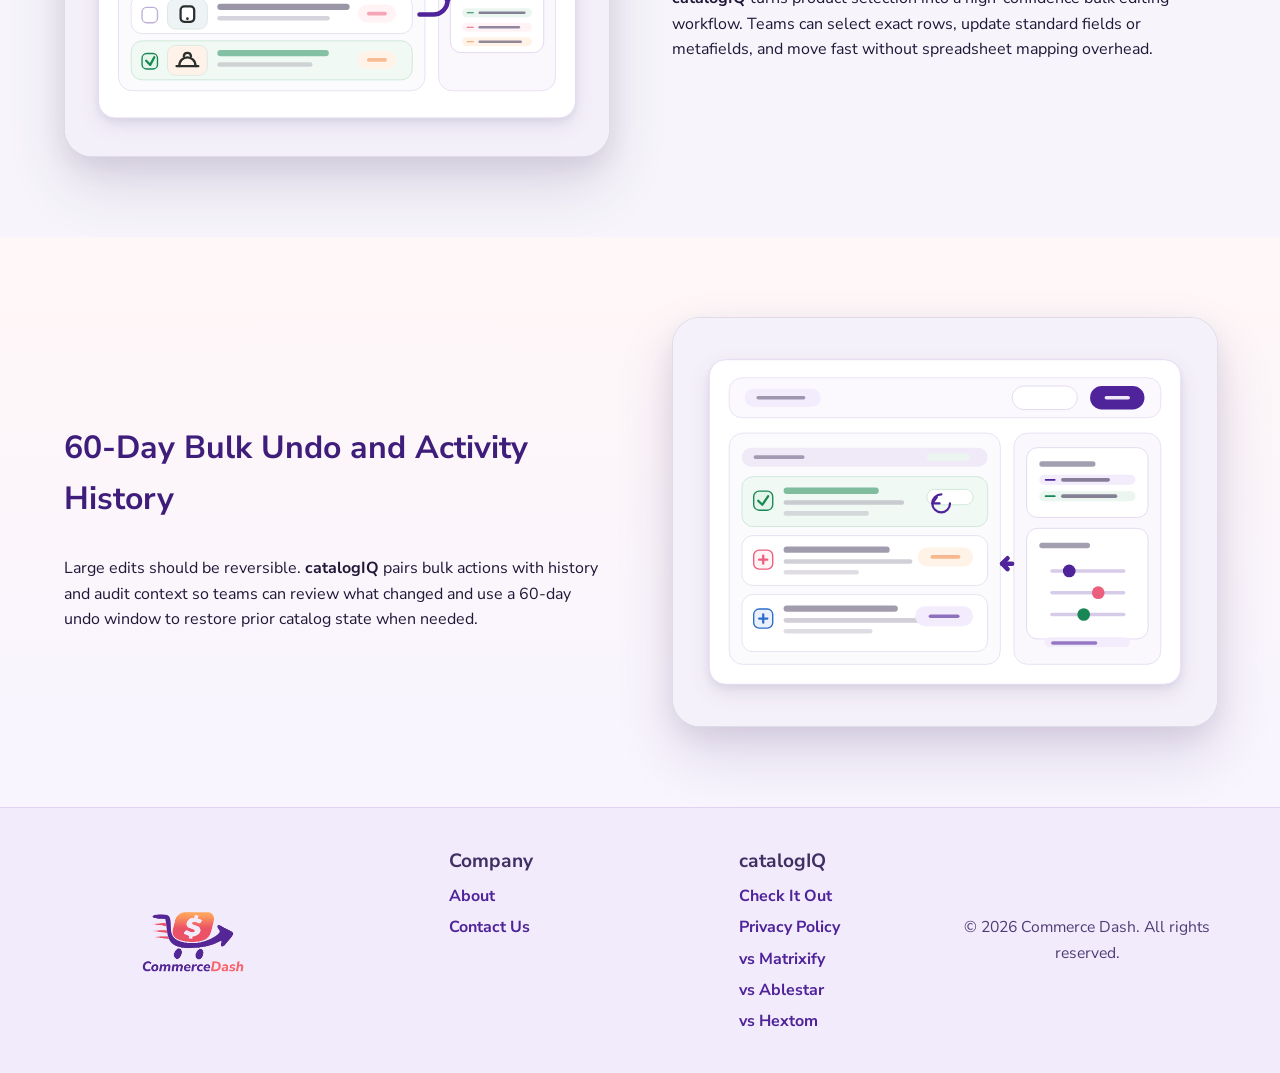
<file: catalogiq/features.html>
<!DOCTYPE html>
<html lang="en">
<head>
    <meta charset="UTF-8">
    <meta name="viewport" content="width=device-width, initial-scale=1.0">
    <title>Features | catalogIQ Bulk Edit Workflows and 60-Day Undo</title>
    <meta name="description" content="Explore catalogIQ features for Shopify bulk edits: advanced filtering, precise bulk selection, activity history, and a 60-day bulk undo window.">
    <link rel="canonical" href="https://www.commercedash.io/catalogiq/features.html">
    <meta property="og:type" content="website">
    <meta property="og:title" content="Features | catalogIQ Bulk Edit Workflows and 60-Day Undo">
    <meta property="og:description" content="Explore catalogIQ features for Shopify bulk edits: advanced filtering, precise bulk selection, activity history, and a 60-day bulk undo window.">
    <meta property="og:url" content="https://www.commercedash.io/catalogiq/features.html">
    <meta property="og:image" content="https://www.commercedash.io/media/logo-square.png">
    <meta name="twitter:card" content="summary_large_image">
    <link rel="stylesheet" href="../css/styles.css">
</head>
<body>
    <header class="site-header">
        <div class="container">
            <a href="/" class="brand-logo" aria-label="Commerce Dash home">
                <img src="../media/logo-horizontal.jpg" alt="Commerce Dash" class="brand-logo-image">
                <span class="catalog-tagline">/ <strong>catalogIQ</strong></span>
            </a>
            <nav class="main-nav" aria-label="Main Navigation">
                <ul>
                    <li><a href="index.html">Overview</a></li>
                    <li><a href="compare.html">Compare</a></li>
                    <li><a href="pricing.html">Pricing</a></li>
                    <li><a href="../faq.html">FAQ</a></li>
                    <li><a href="../contact.html">Contact</a></li>
                    <li><a href="https://apps.shopify.com" class="nav-cta" target="_blank" rel="noopener noreferrer">Start Free on Shopify</a></li>
                </ul>
            </nav>
        </div>
    </header>

    <main id="main-content">
        <div class="container breadcrumbs">
            <span class="crumb"><a href="../index.html">Home</a> / <a href="index.html"><strong>catalogIQ</strong></a> / <span>Features</span></span>
        </div>

        <section class="hero-catalogiq text-center">
            <div class="container">
                <h1 class="hero-title">Bulk Edit Features Built for Control and Recovery</h1>
                <p class="hero-subtitle"><strong>catalogIQ</strong> is designed around fast Shopify bulk edits, precise targeting, and a 60-day undo window when large changes need to be reversed safely.</p>
                <div style="margin-top: 2rem; text-align: left; display: inline-block;">
                    <ul class="feature-bullets" style="font-size: 1.1rem; line-height: 1.6;">
                        <li><strong>Precise bulk targeting:</strong> filter and select exactly the products you want to change.</li>
                        <li><strong>Powerful bulk edits:</strong> update standard fields and metafields from one embedded workflow.</li>
                        <li><strong>60-day bulk undo:</strong> reverse large edit batches without rebuilding the catalog manually.</li>
                        <li><strong>Embedded execution:</strong> manage everything fully contained inside the Shopify Admin.</li>
                        <li><strong>Background processing:</strong> bulk edits and syncs keep running even when merchants navigate away.</li>
                    </ul>
                </div>
            </div>
        </section>

        <section class="bg-light section-pad-xl">
            <div class="container">
                <div class="grid feature-grid-two">
                    <div>
                        <h2 class="section-title">Advanced Filtering for Safer Bulk Edits</h2>
                        <p><strong>catalogIQ</strong> goes beyond simple tags. Filter by attributes, inventory states, pricing tiers, and product logic so bulk edits only reach the exact rows that should change.</p>
                    </div>
                    <div class="illustration-shell illustration-inline" aria-hidden="true">
                        <img src="../media/illustrations/catalogiq-filter-builder.svg" alt="" loading="lazy">
                    </div>
                </div>
            </div>
        </section>

        <section class="section-pad-xl">
            <div class="container">
                <div class="grid feature-grid-two">
                    <div class="illustration-shell illustration-inline" aria-hidden="true">
                        <img src="../media/illustrations/catalogiq-bulk-editor.svg" alt="" loading="lazy">
                    </div>
                    <div>
                        <h2 class="section-title">Bulk Selection and Inline Edit Control</h2>
                        <p><strong>catalogIQ</strong> turns product selection into a high-confidence bulk editing workflow. Teams can select exact rows, update standard fields or metafields, and move fast without spreadsheet mapping overhead.</p>
                    </div>
                </div>
            </div>
        </section>

        <section class="bg-light section-pad-xl">
            <div class="container">
                <div class="grid feature-grid-two">
                    <div>
                        <h2 class="section-title">60-Day Bulk Undo and Activity History</h2>
                        <p>Large edits should be reversible. <strong>catalogIQ</strong> pairs bulk actions with history and audit context so teams can review what changed and use a 60-day undo window to restore prior catalog state when needed.</p>
                    </div>
                    <div class="illustration-shell illustration-inline" aria-hidden="true">
                        <img src="../media/illustrations/catalogiq-undo-history.svg" alt="" loading="lazy">
                    </div>
                </div>
            </div>
        </section>

    </main>

        <footer class="site-footer">
        <div class="container footer-grid">
            <div class="footer-logo-col">
                <div class="footer-brand">
                    <a href="../index.html" aria-label="Commerce Dash home">
                        <img src="../media/logo-square.png" alt="Commerce Dash logo" class="footer-logo-image">
                    </a>
                </div>
            </div>
            <div class="footer-app-col">
                <h4>Company</h4>
                <div class="footer-links">
                    <nav aria-label="Footer Company Links">
                        <ul>
                            <li><a href="../about.html">About</a></li>
                            <li><a href="../contact.html">Contact Us</a></li>
                        </ul>
                    </nav>
                </div>
            </div>
            <div class="footer-app-col">
                <h4><strong>catalogIQ</strong></h4>
                <div class="footer-links">
                    <nav aria-label="Footer Navigation">
                        <ul>
                            <li><a href="index.html">Check It Out</a></li>
                            <li><a href="../legal/catalogiq-privacy.html">Privacy Policy</a></li>
                            <li><a href="compare.html">vs Matrixify</a></li>
                            <li><a href="compare.html">vs Ablestar</a></li>
                            <li><a href="compare.html">vs Hextom</a></li>
                        </ul>
                    </nav>
                </div>
            </div>
            <div class="footer-copy">
                <p>&copy; 2026 Commerce Dash. All rights reserved.</p>
            </div>
        </div>
    </footer>
    <script src="../js/scripts.js" defer></script>
</body>
</html>
</file>
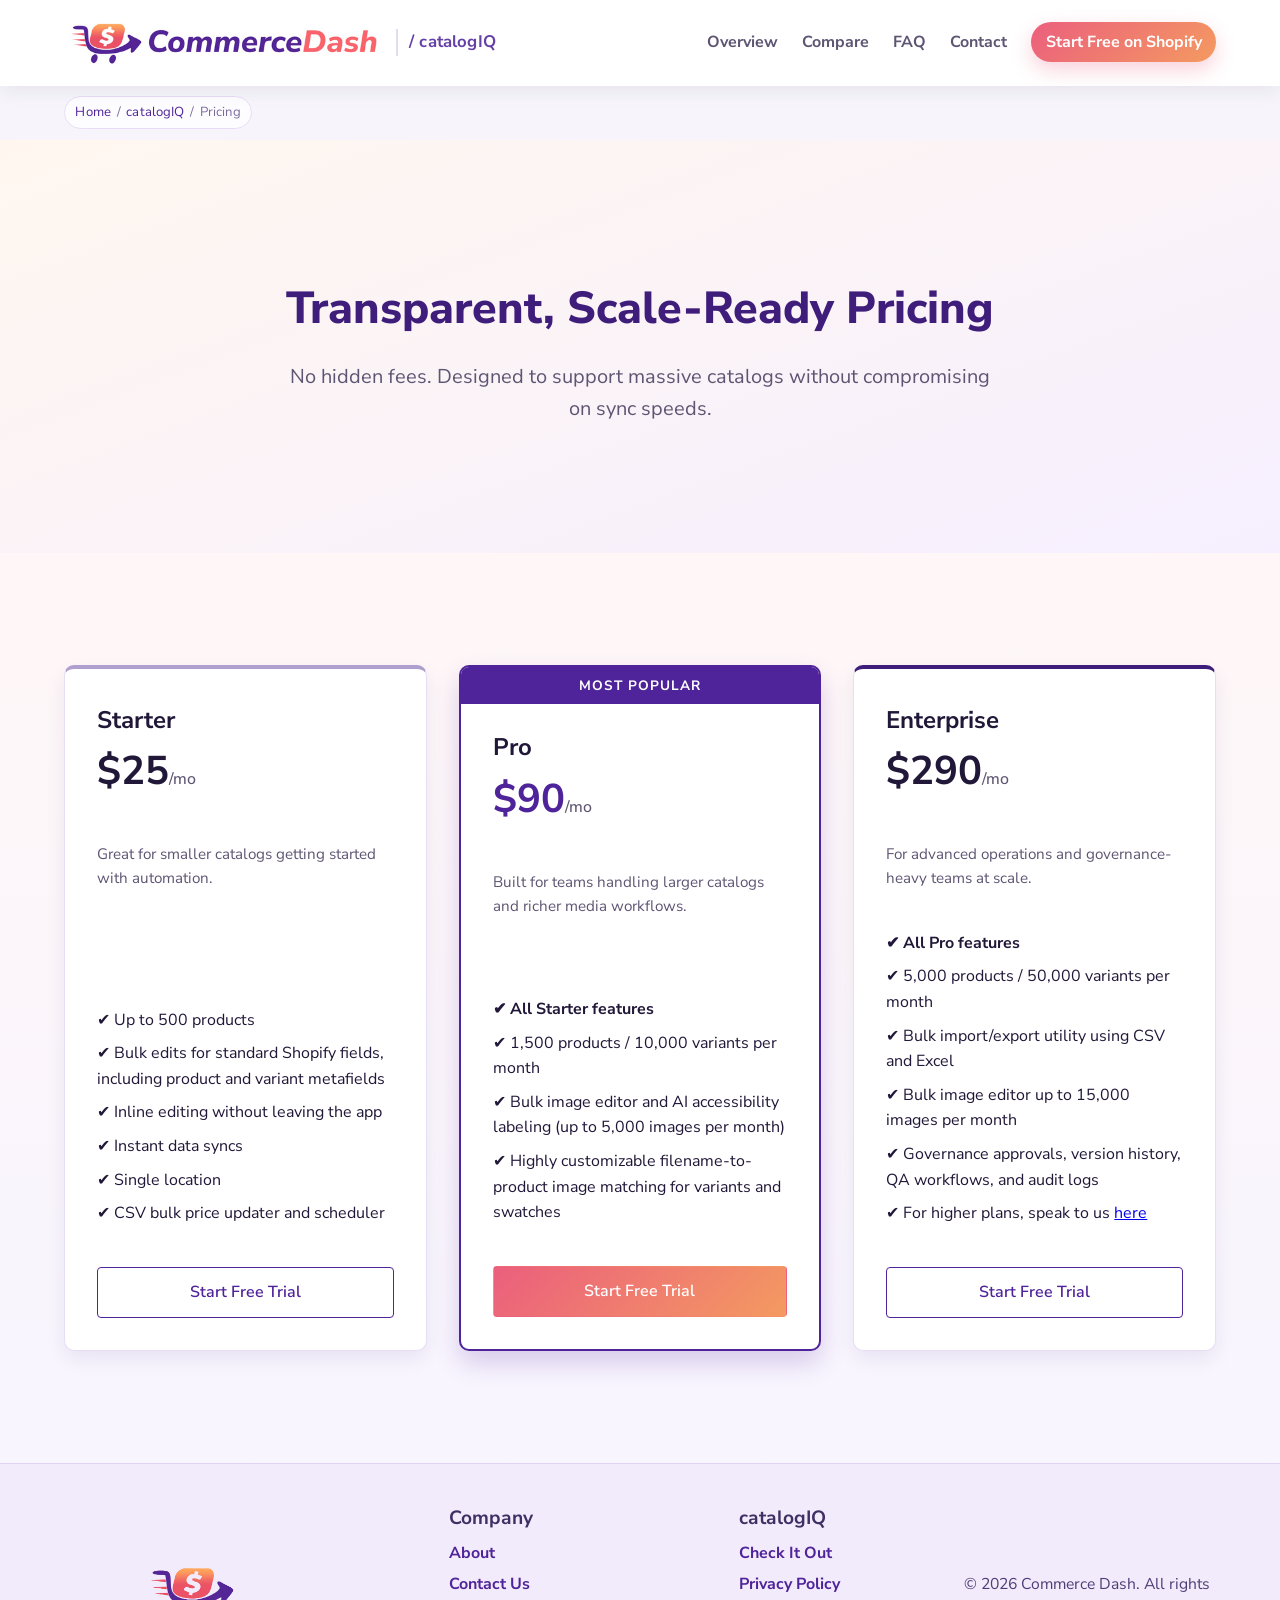
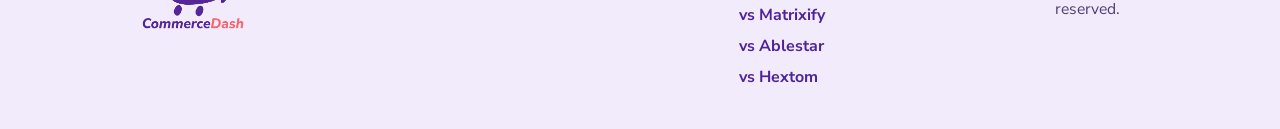
<file: catalogiq/pricing.html>
<!DOCTYPE html>
<html lang="en">
<head>
    <meta charset="UTF-8">
    <meta name="viewport" content="width=device-width, initial-scale=1.0">
    <title>Pricing | catalogIQ Shopify App</title>
    <meta name="description" content="Simple, transparent pricing for Shopify stores of all sizes. Learn about our Starter, Pro, and Enterprise plans for catalogIQ.">
    <link rel="canonical" href="https://www.commercedash.io/catalogiq/pricing.html">
    <meta property="og:type" content="website">
    <meta property="og:title" content="Pricing | catalogIQ Shopify App">
    <meta property="og:description" content="Simple, transparent pricing for Shopify stores of all sizes. Learn about our Starter, Pro, and Enterprise plans for catalogIQ.">
    <meta property="og:url" content="https://www.commercedash.io/catalogiq/pricing.html">
    <meta property="og:image" content="https://www.commercedash.io/media/logo-square.png">
    <meta name="twitter:card" content="summary_large_image">
    <link rel="stylesheet" href="../css/styles.css">
</head>
<body>
    <header class="site-header">
        <div class="container">
            <a href="/" class="brand-logo" aria-label="Commerce Dash home">
                <img src="../media/logo-horizontal.jpg" alt="Commerce Dash" class="brand-logo-image">
                <span class="catalog-tagline">/ catalogIQ</span>
            </a>
            <nav class="main-nav" aria-label="Main Navigation">
                <ul>
                    <li><a href="index.html">Overview</a></li>
                    <li><a href="compare.html">Compare</a></li>
                    <li><a href="../faq.html">FAQ</a></li>
                    <li><a href="../contact.html">Contact</a></li>
                    <li><a href="https://apps.shopify.com" class="nav-cta" target="_blank" rel="noopener noreferrer">Start Free on Shopify</a></li>
                </ul>
            </nav>
        </div>
    </header>

    <main id="main-content">
        <div class="container breadcrumbs">
            <span class="crumb"><a href="../index.html">Home</a> / <a href="index.html">catalogIQ</a> / <span>Pricing</span></span>
        </div>

        <section class="hero-catalogiq text-center">
            <div class="container">
                <h1 class="hero-title">Transparent, Scale-Ready Pricing</h1>
                <p class="hero-subtitle">No hidden fees. Designed to support massive catalogs without compromising on sync speeds.</p>
            </div>
        </section>

        <section class="bg-light section-pad-xl">
            <div class="container">
                <div class="grid cards-grid">
                    <article class="card tier-card-muted">
                        <div class="card-content">
                            <h3>Starter <br><span class="tier-price">$25</span><span class="tier-period">/mo</span></h3>
                            <p class="tier-note">Great for smaller catalogs getting started with automation.</p>
                            <ul class="pricing-list">
                                <li>&#10004; Up to 500 products</li>
                                <li>&#10004; Bulk edits for standard Shopify fields, including product and variant metafields</li>
                                <li>&#10004; Inline editing without leaving the app</li>
                                <li>&#10004; Instant data syncs</li>
                                <li>&#10004; Single location</li>
                                <li>&#10004; CSV bulk price updater and scheduler</li>
                            </ul>
                            <a href="https://apps.shopify.com" class="btn btn-secondary btn-block">Start Free Trial</a>
                        </div>
                    </article>

                    <article class="card tier-card-featured">
                        <div class="card-content">
                            <div class="tier-badge">Most Popular</div>
                            <h3>Pro <br><span class="tier-price tier-price-accent">$90</span><span class="tier-period">/mo</span></h3>
                            <p class="tier-note">Built for teams handling larger catalogs and richer media workflows.</p>
                            <ul class="pricing-list">
                                <li><strong>&#10004; All Starter features</strong></li>
                                <li>&#10004; 1,500 products / 10,000 variants per month</li>
                                <li>&#10004; Bulk image editor and AI accessibility labeling (up to 5,000 images per month)</li>
                                <li>&#10004; Highly customizable filename-to-product image matching for variants and swatches</li>
                            </ul>
                            <a href="https://apps.shopify.com" class="btn btn-primary btn-block">Start Free Trial</a>
                        </div>
                    </article>

                    <article class="card tier-card-plus">
                        <div class="card-content">
                            <h3>Enterprise <br><span class="tier-price">$290</span><span class="tier-period">/mo</span></h3>
                            <p class="tier-note">For advanced operations and governance-heavy teams at scale.</p>
                            <ul class="pricing-list">
                                <li><strong>&#10004; All Pro features</strong></li>
                                <li>&#10004; 5,000 products / 50,000 variants per month</li>
                                <li>&#10004; Bulk import/export utility using CSV and Excel</li>
                                <li>&#10004; Bulk image editor up to 15,000 images per month</li>
                                <li>&#10004; Governance approvals, version history, QA workflows, and audit logs</li>
                                <li>&#10004; For higher plans, speak to us <a href="../contact.html">here</a></li>
                            </ul>
                            <a href="https://apps.shopify.com" class="btn btn-secondary btn-block">Start Free Trial</a>
                        </div>
                    </article>
                </div>
            </div>
        </section>
    </main>

        <footer class="site-footer">
        <div class="container footer-grid">
            <div class="footer-logo-col">
                <div class="footer-brand">
                    <a href="../index.html" aria-label="Commerce Dash home">
                        <img src="../media/logo-square.png" alt="Commerce Dash logo" class="footer-logo-image">
                    </a>
                </div>
            </div>
            <div class="footer-app-col">
                <h4>Company</h4>
                <div class="footer-links">
                    <nav aria-label="Footer Company Links">
                        <ul>
                            <li><a href="../index.html#about">About</a></li>
                            <li><a href="../contact.html">Contact Us</a></li>
                        </ul>
                    </nav>
                </div>
            </div>
            <div class="footer-app-col">
                <h4>catalogIQ</h4>
                <div class="footer-links">
                    <nav aria-label="Footer Navigation">
                        <ul>
                            <li><a href="index.html">Check It Out</a></li>
                            <li><a href="../legal/catalogiq-privacy.html">Privacy Policy</a></li>
                            <li><a href="compare.html">vs Matrixify</a></li>
                            <li><a href="compare.html">vs Ablestar</a></li>
                            <li><a href="compare.html">vs Hextom</a></li>
                        </ul>
                    </nav>
                </div>
            </div>
            <div class="footer-copy">
                <p>&copy; 2026 Commerce Dash. All rights reserved.</p>
            </div>
        </div>
    </footer>
    <script src="../js/scripts.js" defer></script>
</body>
</html>
</file>
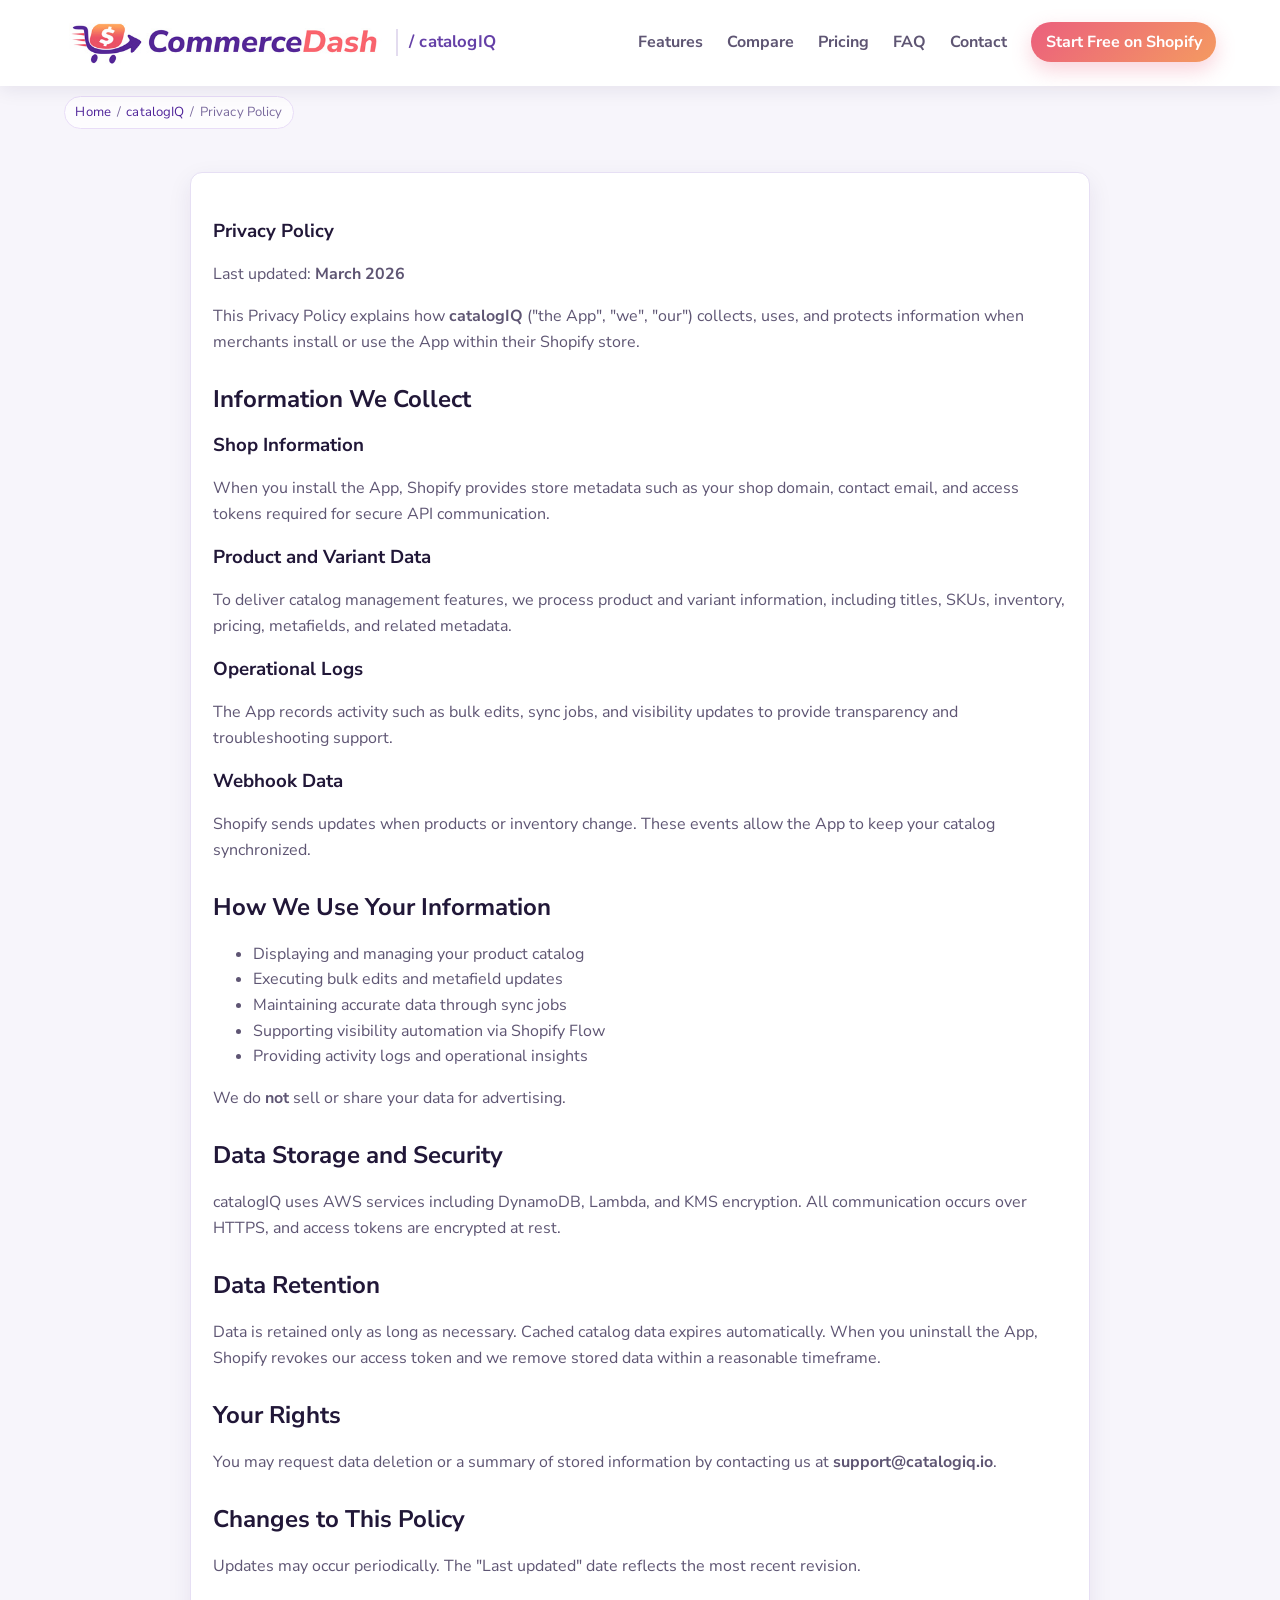
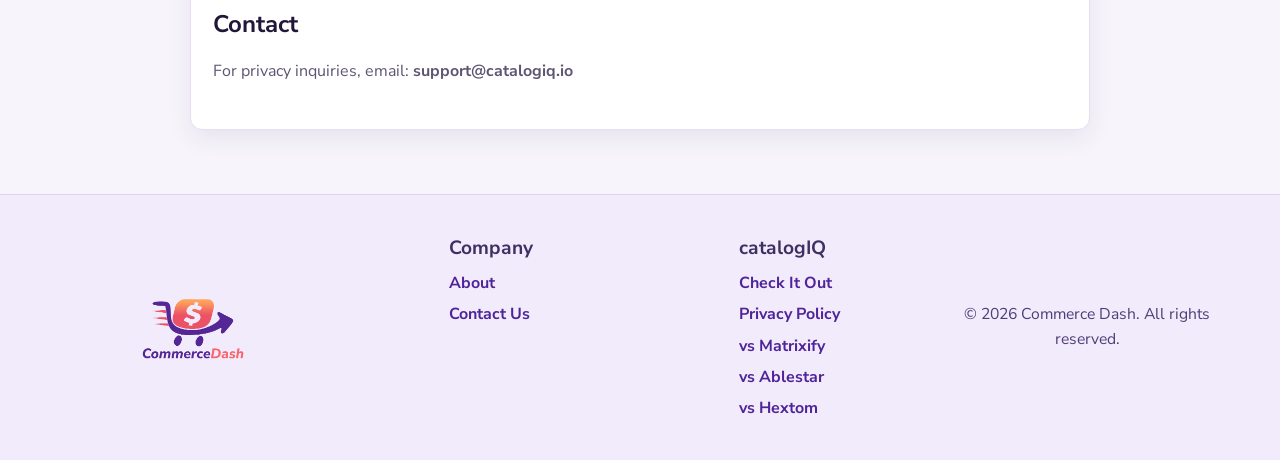
<file: legal/catalogiq-privacy.html>
<!DOCTYPE html>
<html lang="en">
<head>
  <meta charset="UTF-8">
  <meta name="viewport" content="width=device-width, initial-scale=1.0">
  <title>Privacy Policy | catalogIQ</title>
  <meta name="description" content="Read the catalogIQ Privacy Policy for details on data collection, processing, retention, and security for Shopify merchants.">
  <link rel="canonical" href="https://www.commercedash.io/legal/catalogiq-privacy.html">
  <meta property="og:type" content="website">
  <meta property="og:title" content="Privacy Policy | catalogIQ">
  <meta property="og:description" content="Read the catalogIQ Privacy Policy for details on data collection, processing, retention, and security for Shopify merchants.">
  <meta property="og:url" content="https://www.commercedash.io/legal/catalogiq-privacy.html">
  <meta property="og:image" content="https://www.commercedash.io/media/logo-square.png">
  <meta name="twitter:card" content="summary_large_image">
  <link rel="stylesheet" href="../css/styles.css">
</head>
<body>
  <header class="site-header">
    <div class="container">
      <a href="../index.html" class="brand-logo" aria-label="Commerce Dash home">
        <img src="../media/logo-horizontal.jpg" alt="Commerce Dash" class="brand-logo-image">
        <span class="catalog-tagline">/ catalogIQ</span>
      </a>
      <nav class="main-nav" aria-label="Main Navigation">
        <ul>
          <li><a href="../catalogiq/features.html">Features</a></li>
          <li><a href="../catalogiq/compare.html">Compare</a></li>
          <li><a href="../catalogiq/pricing.html">Pricing</a></li>
          <li><a href="../faq.html">FAQ</a></li>
          <li><a href="../contact.html">Contact</a></li>
          <li><a href="https://apps.shopify.com" class="nav-cta" target="_blank" rel="noopener noreferrer">Start Free on Shopify</a></li>
        </ul>
      </nav>
    </div>
  </header>

  <main id="main-content">
    <div class="container breadcrumbs">
      <span class="crumb"><a href="../index.html">Home</a> / <a href="../catalogiq/">catalogIQ</a> / <span>Privacy Policy</span></span>
    </div>

    <section class="legal-page">
      <div class="container content-medium">
        <article class="legal-content">
          <h1>Privacy Policy</h1>
          <p>Last updated: <strong>March 2026</strong></p>

          <p>
            This Privacy Policy explains how <strong>catalogIQ</strong> ("the App", "we", "our")
            collects, uses, and protects information when merchants install or use the App
            within their Shopify store.
          </p>

          <h2>Information We Collect</h2>

          <h3>Shop Information</h3>
          <p>
            When you install the App, Shopify provides store metadata such as your shop domain,
            contact email, and access tokens required for secure API communication.
          </p>

          <h3>Product and Variant Data</h3>
          <p>
            To deliver catalog management features, we process product and variant information,
            including titles, SKUs, inventory, pricing, metafields, and related metadata.
          </p>

          <h3>Operational Logs</h3>
          <p>
            The App records activity such as bulk edits, sync jobs, and visibility updates to
            provide transparency and troubleshooting support.
          </p>

          <h3>Webhook Data</h3>
          <p>
            Shopify sends updates when products or inventory change. These events allow the App
            to keep your catalog synchronized.
          </p>

          <h2>How We Use Your Information</h2>
          <ul>
            <li>Displaying and managing your product catalog</li>
            <li>Executing bulk edits and metafield updates</li>
            <li>Maintaining accurate data through sync jobs</li>
            <li>Supporting visibility automation via Shopify Flow</li>
            <li>Providing activity logs and operational insights</li>
          </ul>

          <p>We do <strong>not</strong> sell or share your data for advertising.</p>

          <h2>Data Storage and Security</h2>
          <p>
            catalogIQ uses AWS services including DynamoDB, Lambda, and KMS encryption.
            All communication occurs over HTTPS, and access tokens are encrypted at rest.
          </p>

          <h2>Data Retention</h2>
          <p>
            Data is retained only as long as necessary. Cached catalog data expires automatically.
            When you uninstall the App, Shopify revokes our access token and we remove stored data
            within a reasonable timeframe.
          </p>

          <h2>Your Rights</h2>
          <p>
            You may request data deletion or a summary of stored information by contacting us at
            <strong>support@catalogiq.io</strong>.
          </p>

          <h2>Changes to This Policy</h2>
          <p>
            Updates may occur periodically. The "Last updated" date reflects the most recent revision.
          </p>

          <h2>Contact</h2>
          <p>For privacy inquiries, email: <strong>support@catalogiq.io</strong></p>
        </article>
      </div>
    </section>
  </main>

    <footer class="site-footer">
    <div class="container footer-grid">
      <div class="footer-logo-col">
        <div class="footer-brand">
          <a href="../index.html" aria-label="Commerce Dash home">
            <img src="../media/logo-square.png" alt="Commerce Dash logo" class="footer-logo-image">
          </a>
        </div>
      </div>
      <div class="footer-app-col">
        <h4>Company</h4>
        <div class="footer-links">
          <nav aria-label="Footer Company Links">
            <ul>
              <li><a href="../index.html#about">About</a></li>
              <li><a href="../contact.html">Contact Us</a></li>
            </ul>
          </nav>
        </div>
      </div>
      <div class="footer-app-col">
        <h4>catalogIQ</h4>
        <div class="footer-links">
          <nav aria-label="Footer Navigation">
            <ul>
              <li><a href="../catalogiq/">Check It Out</a></li>
              <li><a href="catalogiq-privacy.html">Privacy Policy</a></li>
              <li><a href="../catalogiq/compare.html">vs Matrixify</a></li>
              <li><a href="../catalogiq/compare.html">vs Ablestar</a></li>
              <li><a href="../catalogiq/compare.html">vs Hextom</a></li>
            </ul>
          </nav>
        </div>
      </div>
      <div class="footer-copy">
        <p>&copy; 2026 Commerce Dash. All rights reserved.</p>
      </div>
    </div>
  </footer>
  <script src="../js/scripts.js" defer></script>
</body>
</html>
</file>
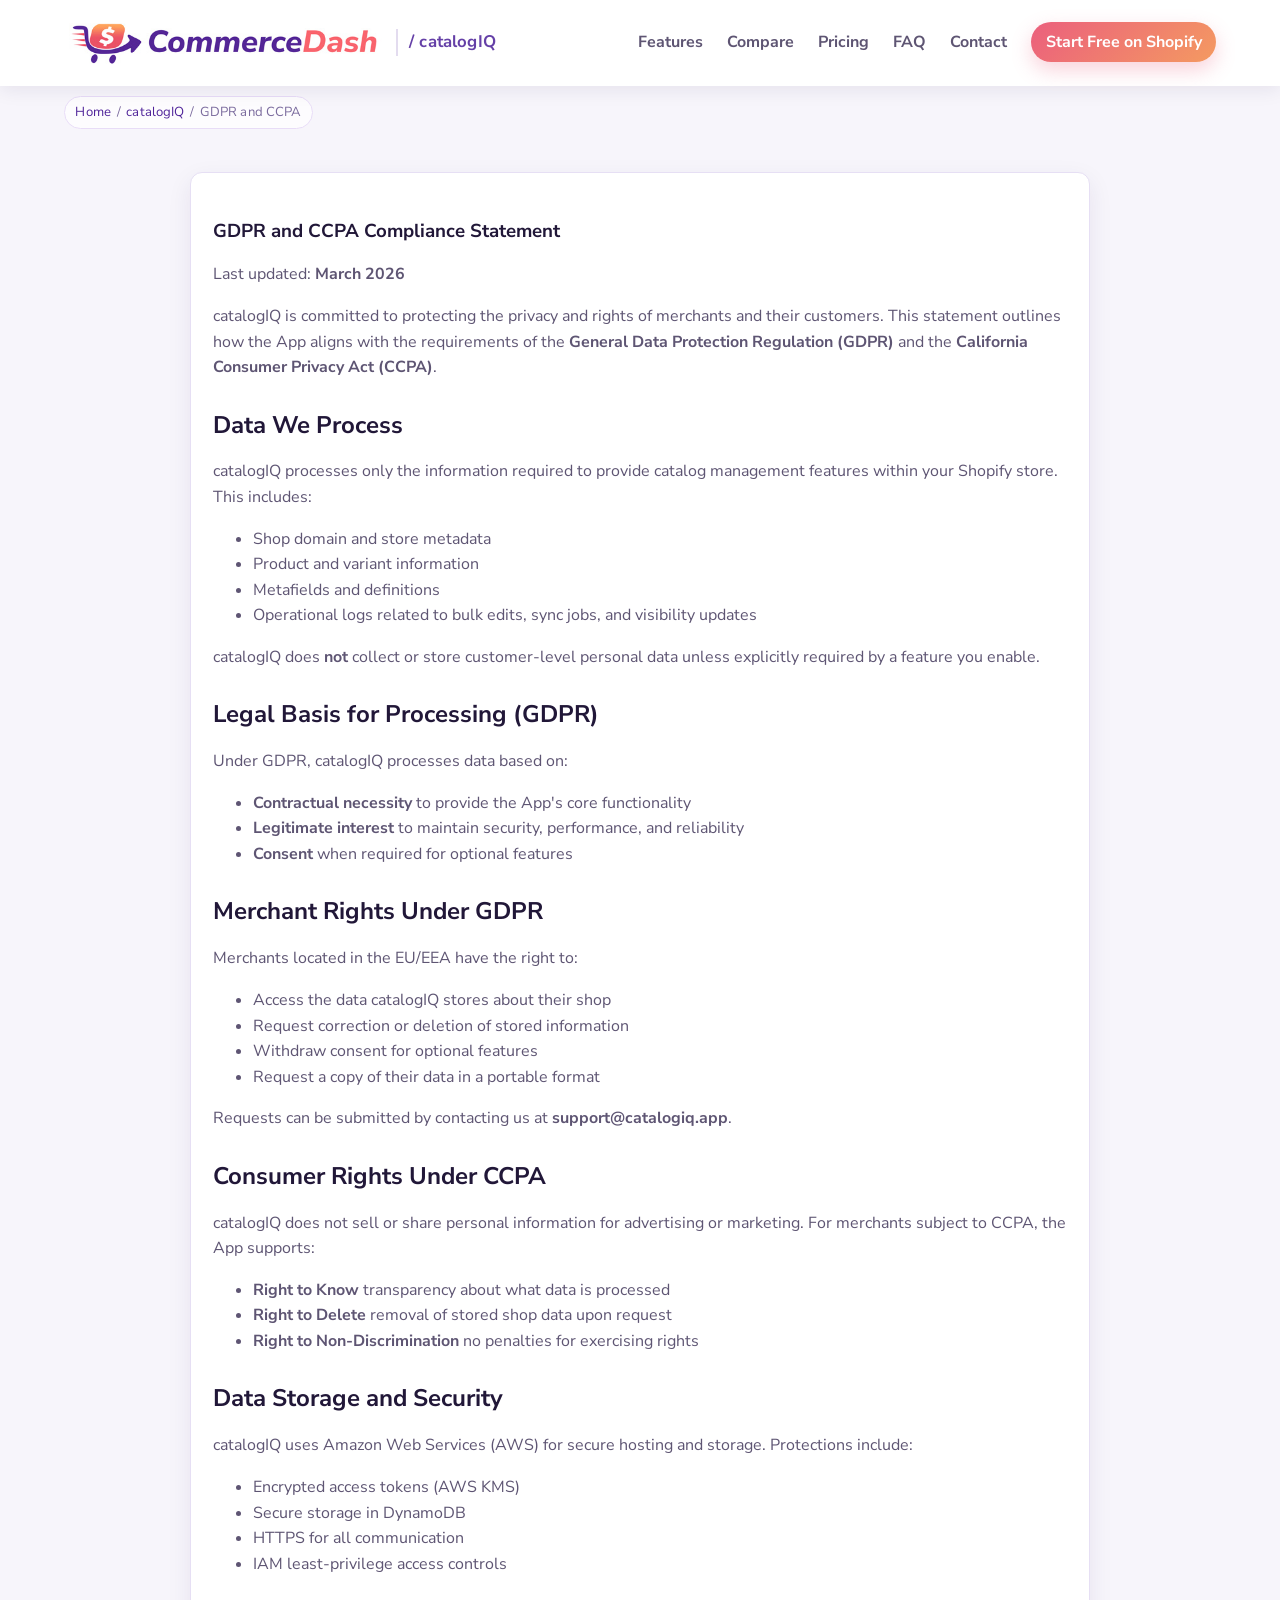
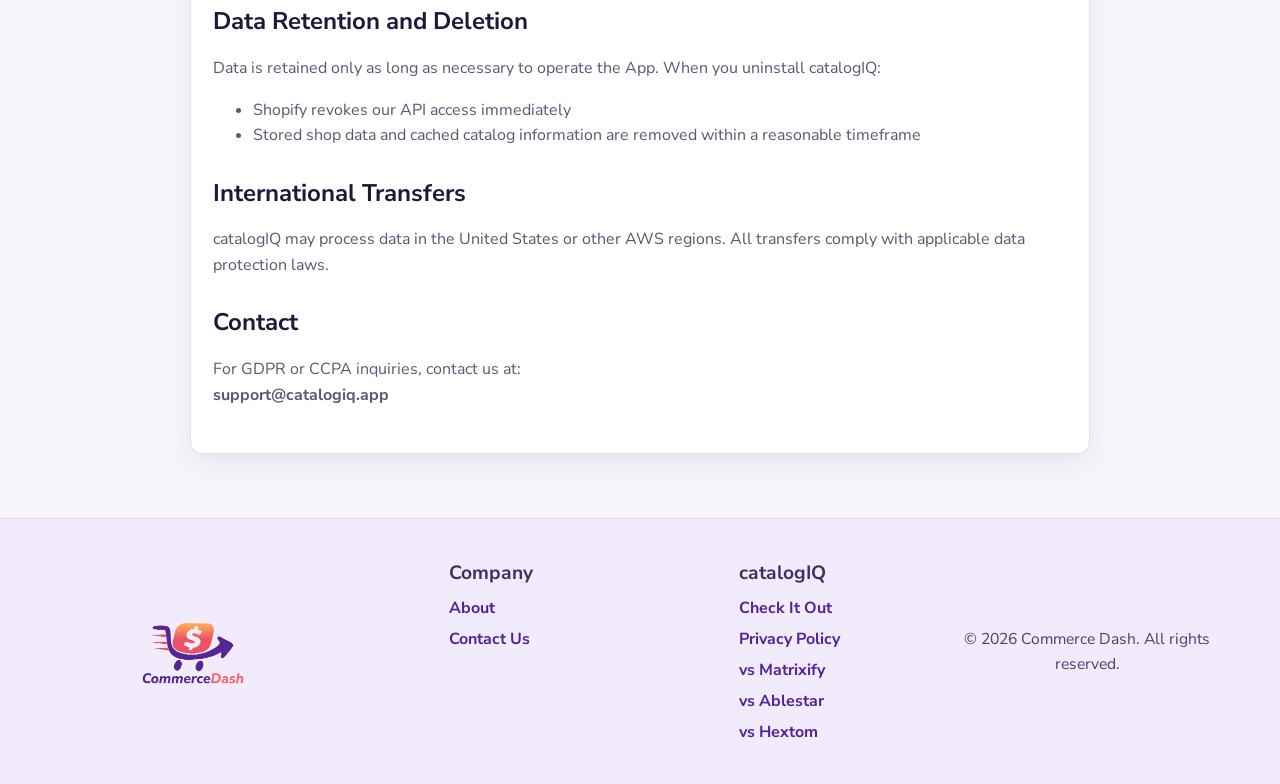
<file: legal/gdpr-ccpa-compliance.html>
<!DOCTYPE html>
<html lang="en">
<head>
  <meta charset="UTF-8">
  <meta name="viewport" content="width=device-width, initial-scale=1.0">
  <title>GDPR and CCPA Compliance | catalogIQ</title>
  <meta name="description" content="Learn how catalogIQ aligns with GDPR and CCPA requirements, including data handling, retention, deletion, and security controls.">
  <link rel="canonical" href="https://www.commercedash.io/legal/gdpr-ccpa-compliance.html">
  <meta property="og:type" content="website">
  <meta property="og:title" content="GDPR and CCPA Compliance | catalogIQ">
  <meta property="og:description" content="Learn how catalogIQ aligns with GDPR and CCPA requirements, including data handling, retention, deletion, and security controls.">
  <meta property="og:url" content="https://www.commercedash.io/legal/gdpr-ccpa-compliance.html">
  <meta property="og:image" content="https://www.commercedash.io/media/logo-square.png">
  <meta name="twitter:card" content="summary_large_image">
  <link rel="stylesheet" href="../css/styles.css">
</head>
<body>
  <header class="site-header">
    <div class="container">
      <a href="../index.html" class="brand-logo" aria-label="Commerce Dash home">
        <img src="../media/logo-horizontal.jpg" alt="Commerce Dash" class="brand-logo-image">
        <span class="catalog-tagline">/ catalogIQ</span>
      </a>
      <nav class="main-nav" aria-label="Main Navigation">
        <ul>
          <li><a href="../catalogiq/features.html">Features</a></li>
          <li><a href="../catalogiq/compare.html">Compare</a></li>
          <li><a href="../catalogiq/pricing.html">Pricing</a></li>
          <li><a href="../faq.html">FAQ</a></li>
          <li><a href="../contact.html">Contact</a></li>
          <li><a href="https://apps.shopify.com" class="nav-cta" target="_blank" rel="noopener noreferrer">Start Free on Shopify</a></li>
        </ul>
      </nav>
    </div>
  </header>

  <main id="main-content">
    <div class="container breadcrumbs">
      <span class="crumb"><a href="../index.html">Home</a> / <a href="../catalogiq/">catalogIQ</a> / <span>GDPR and CCPA</span></span>
    </div>

    <section class="legal-page">
      <div class="container content-medium">
        <article class="legal-content">
          <h1>GDPR and CCPA Compliance Statement</h1>
          <p>Last updated: <strong>March 2026</strong></p>

          <p>
            catalogIQ is committed to protecting the privacy and rights of merchants and their customers.
            This statement outlines how the App aligns with the requirements of the
            <strong>General Data Protection Regulation (GDPR)</strong> and the
            <strong>California Consumer Privacy Act (CCPA)</strong>.
          </p>

          <h2>Data We Process</h2>
          <p>
            catalogIQ processes only the information required to provide catalog management features
            within your Shopify store. This includes:
          </p>
          <ul>
            <li>Shop domain and store metadata</li>
            <li>Product and variant information</li>
            <li>Metafields and definitions</li>
            <li>Operational logs related to bulk edits, sync jobs, and visibility updates</li>
          </ul>

          <p>
            catalogIQ does <strong>not</strong> collect or store customer-level personal data unless
            explicitly required by a feature you enable.
          </p>

          <h2>Legal Basis for Processing (GDPR)</h2>
          <p>Under GDPR, catalogIQ processes data based on:</p>
          <ul>
            <li><strong>Contractual necessity</strong> to provide the App's core functionality</li>
            <li><strong>Legitimate interest</strong> to maintain security, performance, and reliability</li>
            <li><strong>Consent</strong> when required for optional features</li>
          </ul>

          <h2>Merchant Rights Under GDPR</h2>
          <p>Merchants located in the EU/EEA have the right to:</p>
          <ul>
            <li>Access the data catalogIQ stores about their shop</li>
            <li>Request correction or deletion of stored information</li>
            <li>Withdraw consent for optional features</li>
            <li>Request a copy of their data in a portable format</li>
          </ul>

          <p>Requests can be submitted by contacting us at <strong>support@catalogiq.app</strong>.</p>

          <h2>Consumer Rights Under CCPA</h2>
          <p>
            catalogIQ does not sell or share personal information for advertising or marketing.
            For merchants subject to CCPA, the App supports:
          </p>
          <ul>
            <li><strong>Right to Know</strong> transparency about what data is processed</li>
            <li><strong>Right to Delete</strong> removal of stored shop data upon request</li>
            <li><strong>Right to Non-Discrimination</strong> no penalties for exercising rights</li>
          </ul>

          <h2>Data Storage and Security</h2>
          <p>catalogIQ uses Amazon Web Services (AWS) for secure hosting and storage. Protections include:</p>
          <ul>
            <li>Encrypted access tokens (AWS KMS)</li>
            <li>Secure storage in DynamoDB</li>
            <li>HTTPS for all communication</li>
            <li>IAM least-privilege access controls</li>
          </ul>

          <h2>Data Retention and Deletion</h2>
          <p>Data is retained only as long as necessary to operate the App. When you uninstall catalogIQ:</p>
          <ul>
            <li>Shopify revokes our API access immediately</li>
            <li>Stored shop data and cached catalog information are removed within a reasonable timeframe</li>
          </ul>

          <h2>International Transfers</h2>
          <p>
            catalogIQ may process data in the United States or other AWS regions. All transfers comply
            with applicable data protection laws.
          </p>

          <h2>Contact</h2>
          <p>For GDPR or CCPA inquiries, contact us at:<br><strong>support@catalogiq.app</strong></p>
        </article>
      </div>
    </section>
  </main>

    <footer class="site-footer">
    <div class="container footer-grid">
      <div class="footer-logo-col">
        <div class="footer-brand">
          <a href="../index.html" aria-label="Commerce Dash home">
            <img src="../media/logo-square.png" alt="Commerce Dash logo" class="footer-logo-image">
          </a>
        </div>
      </div>
      <div class="footer-app-col">
        <h4>Company</h4>
        <div class="footer-links">
          <nav aria-label="Footer Company Links">
            <ul>
              <li><a href="../index.html#about">About</a></li>
              <li><a href="../contact.html">Contact Us</a></li>
            </ul>
          </nav>
        </div>
      </div>
      <div class="footer-app-col">
        <h4>catalogIQ</h4>
        <div class="footer-links">
          <nav aria-label="Footer Navigation">
            <ul>
              <li><a href="../catalogiq/">Check It Out</a></li>
              <li><a href="catalogiq-privacy.html">Privacy Policy</a></li>
              <li><a href="../catalogiq/compare.html">vs Matrixify</a></li>
              <li><a href="../catalogiq/compare.html">vs Ablestar</a></li>
              <li><a href="../catalogiq/compare.html">vs Hextom</a></li>
            </ul>
          </nav>
        </div>
      </div>
      <div class="footer-copy">
        <p>&copy; 2026 Commerce Dash. All rights reserved.</p>
      </div>
    </div>
  </footer>
  <script src="../js/scripts.js" defer></script>
</body>
</html>
</file>
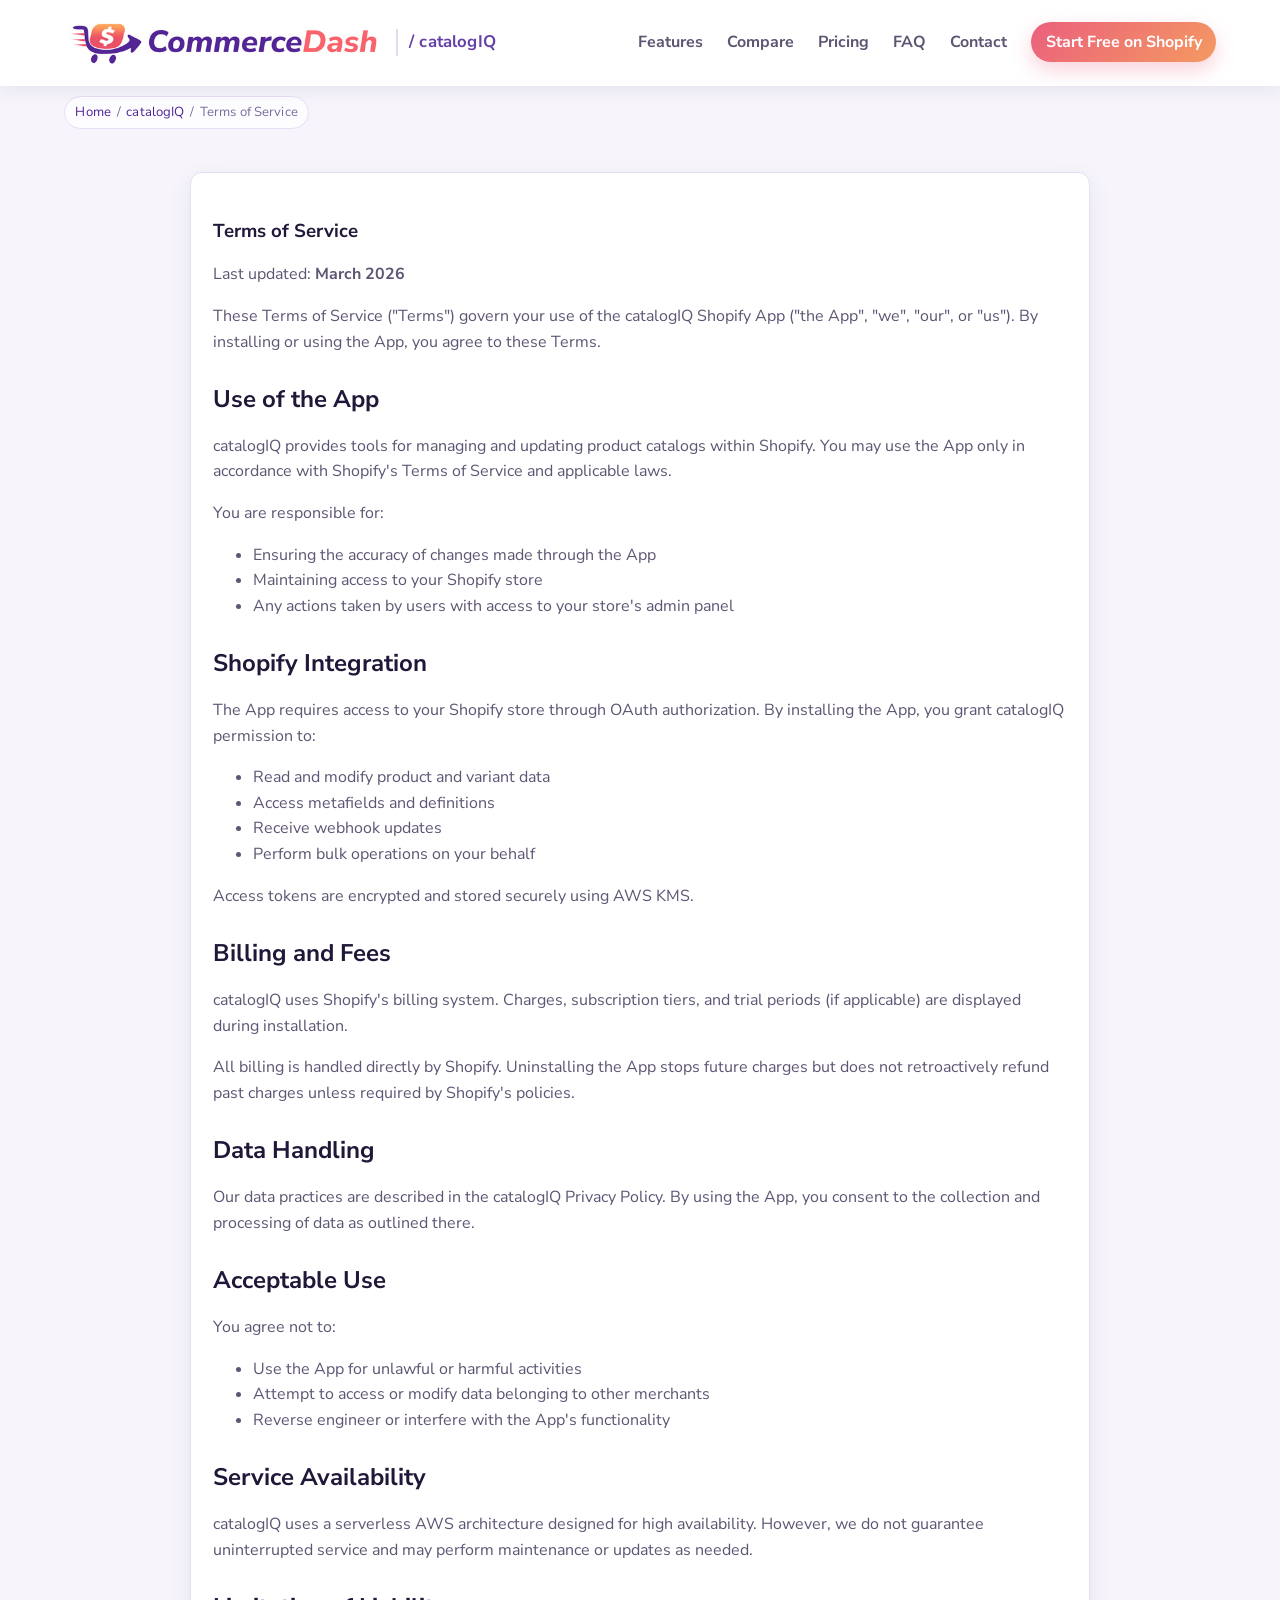
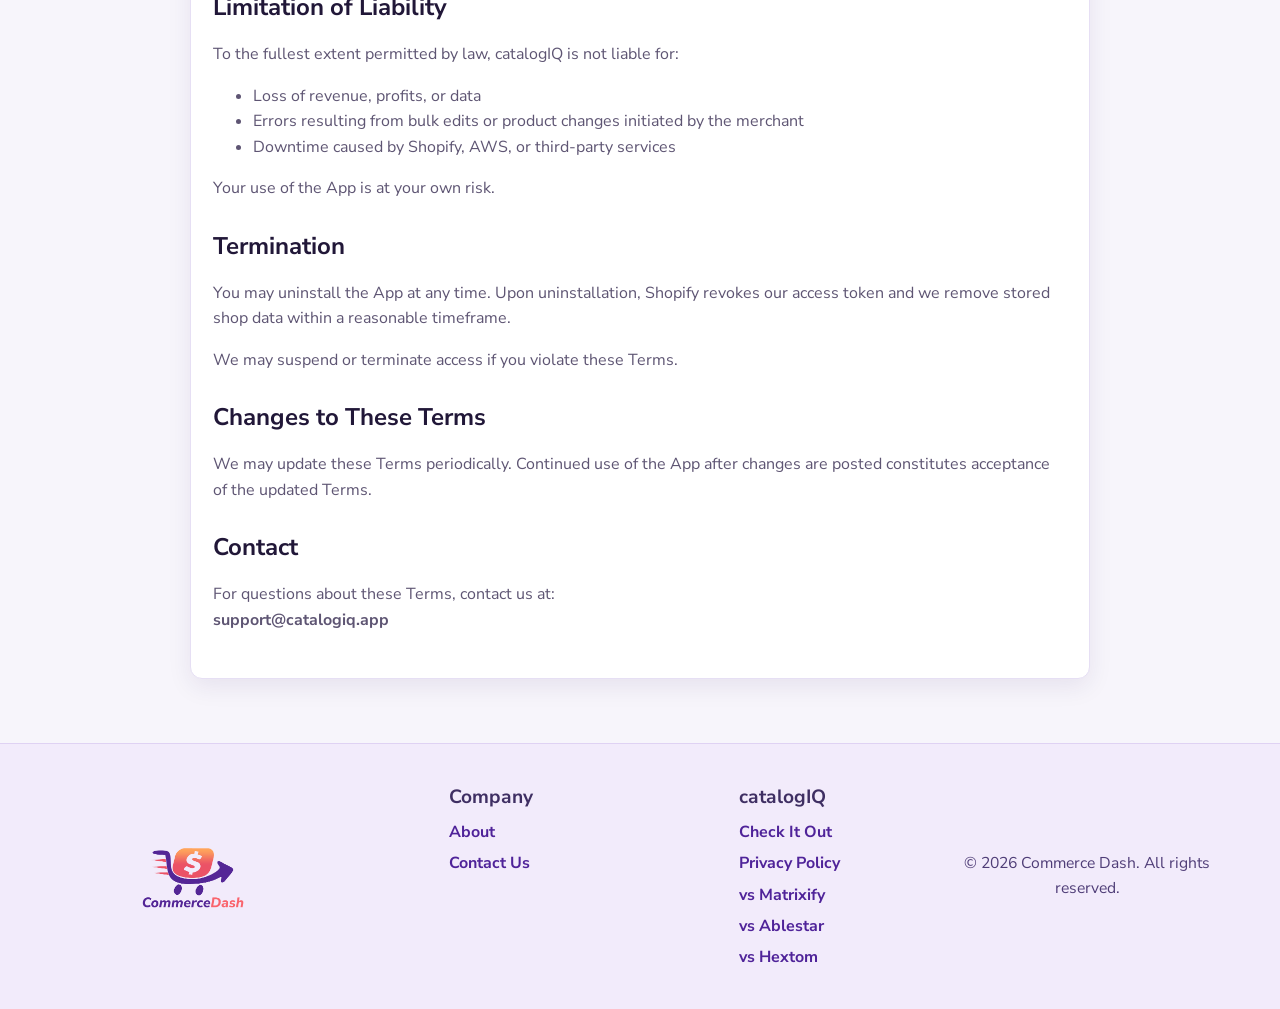
<file: legal/terms-of-service.html>
<!DOCTYPE html>
<html lang="en">
<head>
  <meta charset="UTF-8">
  <meta name="viewport" content="width=device-width, initial-scale=1.0">
  <title>Terms of Service | catalogIQ</title>
  <meta name="description" content="Review the catalogIQ Terms of Service covering acceptable use, billing, data handling, and liability for Shopify merchants.">
  <link rel="canonical" href="https://www.commercedash.io/legal/terms-of-service.html">
  <meta property="og:type" content="website">
  <meta property="og:title" content="Terms of Service | catalogIQ">
  <meta property="og:description" content="Review the catalogIQ Terms of Service covering acceptable use, billing, data handling, and liability for Shopify merchants.">
  <meta property="og:url" content="https://www.commercedash.io/legal/terms-of-service.html">
  <meta property="og:image" content="https://www.commercedash.io/media/logo-square.png">
  <meta name="twitter:card" content="summary_large_image">
  <link rel="stylesheet" href="../css/styles.css">
</head>
<body>
  <header class="site-header">
    <div class="container">
      <a href="../index.html" class="brand-logo" aria-label="Commerce Dash home">
        <img src="../media/logo-horizontal.jpg" alt="Commerce Dash" class="brand-logo-image">
        <span class="catalog-tagline">/ catalogIQ</span>
      </a>
      <nav class="main-nav" aria-label="Main Navigation">
        <ul>
          <li><a href="../catalogiq/features.html">Features</a></li>
          <li><a href="../catalogiq/compare.html">Compare</a></li>
          <li><a href="../catalogiq/pricing.html">Pricing</a></li>
          <li><a href="../faq.html">FAQ</a></li>
          <li><a href="../contact.html">Contact</a></li>
          <li><a href="https://apps.shopify.com" class="nav-cta" target="_blank" rel="noopener noreferrer">Start Free on Shopify</a></li>
        </ul>
      </nav>
    </div>
  </header>

  <main id="main-content">
    <div class="container breadcrumbs">
      <span class="crumb"><a href="../index.html">Home</a> / <a href="../catalogiq/">catalogIQ</a> / <span>Terms of Service</span></span>
    </div>

    <section class="legal-page">
      <div class="container content-medium">
        <article class="legal-content">
          <h1>Terms of Service</h1>
          <p>Last updated: <strong>March 2026</strong></p>

          <p>
            These Terms of Service ("Terms") govern your use of the catalogIQ Shopify App
            ("the App", "we", "our", or "us"). By installing or using the App, you agree to
            these Terms.
          </p>

          <h2>Use of the App</h2>
          <p>
            catalogIQ provides tools for managing and updating product catalogs within Shopify.
            You may use the App only in accordance with Shopify's Terms of Service and applicable laws.
          </p>

          <p>You are responsible for:</p>
          <ul>
            <li>Ensuring the accuracy of changes made through the App</li>
            <li>Maintaining access to your Shopify store</li>
            <li>Any actions taken by users with access to your store's admin panel</li>
          </ul>

          <h2>Shopify Integration</h2>
          <p>
            The App requires access to your Shopify store through OAuth authorization.
            By installing the App, you grant catalogIQ permission to:
          </p>
          <ul>
            <li>Read and modify product and variant data</li>
            <li>Access metafields and definitions</li>
            <li>Receive webhook updates</li>
            <li>Perform bulk operations on your behalf</li>
          </ul>

          <p>Access tokens are encrypted and stored securely using AWS KMS.</p>

          <h2>Billing and Fees</h2>
          <p>
            catalogIQ uses Shopify's billing system. Charges, subscription tiers, and trial periods
            (if applicable) are displayed during installation.
          </p>

          <p>
            All billing is handled directly by Shopify. Uninstalling the App stops future charges
            but does not retroactively refund past charges unless required by Shopify's policies.
          </p>

          <h2>Data Handling</h2>
          <p>
            Our data practices are described in the catalogIQ Privacy Policy. By using the App,
            you consent to the collection and processing of data as outlined there.
          </p>

          <h2>Acceptable Use</h2>
          <p>You agree not to:</p>
          <ul>
            <li>Use the App for unlawful or harmful activities</li>
            <li>Attempt to access or modify data belonging to other merchants</li>
            <li>Reverse engineer or interfere with the App's functionality</li>
          </ul>

          <h2>Service Availability</h2>
          <p>
            catalogIQ uses a serverless AWS architecture designed for high availability.
            However, we do not guarantee uninterrupted service and may perform maintenance
            or updates as needed.
          </p>

          <h2>Limitation of Liability</h2>
          <p>To the fullest extent permitted by law, catalogIQ is not liable for:</p>
          <ul>
            <li>Loss of revenue, profits, or data</li>
            <li>Errors resulting from bulk edits or product changes initiated by the merchant</li>
            <li>Downtime caused by Shopify, AWS, or third-party services</li>
          </ul>

          <p>Your use of the App is at your own risk.</p>

          <h2>Termination</h2>
          <p>
            You may uninstall the App at any time. Upon uninstallation, Shopify revokes our access
            token and we remove stored shop data within a reasonable timeframe.
          </p>

          <p>We may suspend or terminate access if you violate these Terms.</p>

          <h2>Changes to These Terms</h2>
          <p>
            We may update these Terms periodically. Continued use of the App after changes are posted
            constitutes acceptance of the updated Terms.
          </p>

          <h2>Contact</h2>
          <p>For questions about these Terms, contact us at:<br><strong>support@catalogiq.app</strong></p>
        </article>
      </div>
    </section>
  </main>

    <footer class="site-footer">
    <div class="container footer-grid">
      <div class="footer-logo-col">
        <div class="footer-brand">
          <a href="../index.html" aria-label="Commerce Dash home">
            <img src="../media/logo-square.png" alt="Commerce Dash logo" class="footer-logo-image">
          </a>
        </div>
      </div>
      <div class="footer-app-col">
        <h4>Company</h4>
        <div class="footer-links">
          <nav aria-label="Footer Company Links">
            <ul>
              <li><a href="../index.html#about">About</a></li>
              <li><a href="../contact.html">Contact Us</a></li>
            </ul>
          </nav>
        </div>
      </div>
      <div class="footer-app-col">
        <h4>catalogIQ</h4>
        <div class="footer-links">
          <nav aria-label="Footer Navigation">
            <ul>
              <li><a href="../catalogiq/">Check It Out</a></li>
              <li><a href="catalogiq-privacy.html">Privacy Policy</a></li>
              <li><a href="../catalogiq/compare.html">vs Matrixify</a></li>
              <li><a href="../catalogiq/compare.html">vs Ablestar</a></li>
              <li><a href="../catalogiq/compare.html">vs Hextom</a></li>
            </ul>
          </nav>
        </div>
      </div>
      <div class="footer-copy">
        <p>&copy; 2026 Commerce Dash. All rights reserved.</p>
      </div>
    </div>
  </footer>
  <script src="../js/scripts.js" defer></script>
</body>
</html>
</file>
<file: css/styles.css>
@font-face {
	font-family: 'Nunito Sans';
	src: url('../media/NunitoSans-VariableFont_YTLC,opsz,wdth,wght.ttf') format('truetype');
	font-weight: 200 900;
	font-style: normal;
	font-display: swap;
}

@font-face {
	font-family: 'Nunito Sans';
	src: url('../media/NunitoSans-Italic-VariableFont_YTLC,opsz,wdth,wght.ttf') format('truetype');
	font-weight: 200 900;
	font-style: italic;
	font-display: swap;
}

:root {
	--brand-primary: #4f2399;
	--brand-primary-dark: #3f1d7b;
	--brand-accent: #eb5f7d;
	--brand-warm: #f49a61;
	--text-main: #211738;
	--text-muted: #5e5573;
	--bg-page: #f7f5fb;
	--bg-soft: #fff1f4;
	--surface: #ffffff;
	--border-soft: #e6dff4;
	--success: #198754;
	--error: #b4233c;
}

body { font-family: 'Nunito Sans', 'Segoe UI', sans-serif; line-height: 1.6; margin: 0; padding: 0; background-color: var(--bg-page); color: var(--text-main); }
.container { width: 90%; max-width: 1200px; margin: 0 auto; padding: 0 15px; }
.site-header { background: rgba(255, 255, 255, 0.96); box-shadow: 0 4px 18px rgba(30, 12, 64, 0.08); padding: 1.1rem 0; width: 100%; top: 0; position: sticky; z-index: 1000; backdrop-filter: blur(6px); }
.site-header .container { display: flex; justify-content: space-between; align-items: center; }
.brand-logo {
	display: inline-flex;
	align-items: center;
	gap: 0.72rem;
	text-decoration: none;
}
.brand-logo-image { display: block; width: clamp(180px, 26vw, 320px); height: auto; }
.brand-subline { font-weight: 700; color: var(--brand-primary); margin-left: 0.5rem; }
.nav-toggle {
	display: none;
	border: 1px solid #d8caef;
	background: #fff;
	color: var(--brand-primary-dark);
	font-weight: 800;
	font-family: inherit;
	padding: 0.45rem 0.7rem;
	border-radius: 8px;
	cursor: pointer;
}
.nav-toggle:hover {
	background: #f8f2ff;
}
.main-nav ul { list-style: none; padding: 0; margin: 0; display: flex; gap: 1.5rem; }
.main-nav a { text-decoration: none; color: var(--text-muted); font-weight: 700; transition: color 0.2s; }
.main-nav a:hover { color: var(--brand-primary); }
.main-nav .nav-cta {
	color: #fff;
	background: linear-gradient(135deg, var(--brand-accent), var(--brand-warm));
	padding: 0.55rem 0.9rem;
	border-radius: 999px;
	box-shadow: 0 8px 20px rgba(235, 95, 125, 0.28);
	transition: transform 0.25s ease, box-shadow 0.25s ease, filter 0.25s ease;
}
.main-nav .nav-cta:hover {
	color: #fff;
	transform: translateY(-1px);
	box-shadow: 0 12px 24px rgba(235, 95, 125, 0.34);
	filter: saturate(1.04);
}
.hero-section { padding: 5rem 0; text-align: center; }
.hero-title { font-size: 2.8rem; margin-bottom: 1rem; color: var(--text-main); font-weight: 800; }
.hero-subtitle { font-size: 1.25rem; color: var(--text-muted); max-width: 700px; margin: 0 auto 2rem; }
.btn { display: inline-block; padding: 0.75rem 1.5rem; border-radius: 4px; text-decoration: none; font-weight: 600; transition: background-color 0.2s, color 0.2s, transform 0.25s ease, box-shadow 0.25s ease; cursor: pointer; border: 1px solid transparent; }
.btn-primary { background: linear-gradient(135deg, var(--brand-accent), var(--brand-warm)); color: #fff; border-color: transparent; }
.btn-primary:hover { background: linear-gradient(135deg, #df4f70, #ee8852); }
.btn-secondary { background-color: var(--surface); color: var(--brand-primary); border-color: var(--brand-primary); }
.btn-secondary:hover { background-color: #f6efff; }
.btn:hover { transform: translateY(-1px); box-shadow: 0 10px 20px rgba(45, 18, 92, 0.12); }
.text-center { text-align: center; }
.grid { display: grid; gap: 2rem; }
.cards-grid { grid-template-columns: repeat(auto-fit, minmax(300px, 1fr)); padding: 2rem 0; }
.card { background: var(--surface); border-radius: 10px; box-shadow: 0 8px 20px rgba(39, 17, 87, 0.08); overflow: hidden; display: flex; flex-direction: column; border: 1px solid var(--border-soft); }
.card-content { padding: 2rem; flex: 1; display: flex; flex-direction: column; }
.card-content h3 { margin-top: 0; font-size: 1.5rem; color: var(--text-main); }
.card-content p { color: var(--text-muted); flex-grow: 1; margin-bottom: 1.5rem; }
.bg-light { background: linear-gradient(180deg, #fff7f7, #f8f5ff); padding: 4rem 0; }
.section-title { font-size: 2rem; margin-bottom: 2rem; color: var(--brand-primary-dark); }
.placeholder-card { opacity: 0.6; pointer-events: none; }
.badge { font-size: 0.8rem; background: #fce2e8; padding: 0.2rem 0.6rem; border-radius: 12px; vertical-align: middle; margin-left: 0.5rem; color: #9a2e48; }
.value-prop-section { padding: 5rem 0; background: var(--surface); }
.site-footer {
	background: #f2ebfb;
	color: #3f2f63;
	padding: 2.4rem 0;
	border-top: 1px solid #dfd2f3;
}
.footer-grid {
	display: grid;
	grid-template-columns: repeat(4, minmax(0, 1fr));
	align-items: center;
	gap: 1.5rem 2.5rem;
}
.footer-logo-col {
	display: flex;
	align-items: center;
	justify-self: center;
}
.footer-brand { display: flex; align-items: center; }
.footer-logo-image { display: block; width: clamp(74px, 8vw, 112px); height: auto; }
.footer-app-col {
	justify-self: center;
	text-align: left;
	align-self: start;
}
.footer-app-col h4 {
	margin: 0 0 0.45rem;
	font-size: 1.2rem;
	color: #3f2f63;
}
.footer-links ul {
	list-style: none;
	padding: 0;
	margin: 0;
	display: grid;
	grid-template-columns: 1fr;
	gap: 0.35rem;
}
.footer-links a { color: #4f2399; text-decoration: none; transition: color 0.2s; font-weight: 700; }
.footer-links a:hover { color: #331967; }
.footer-copy {
	justify-self: center;
	text-align: center;
	color: #4f3d77;
	font-size: 0.98rem;
}
.footer-copy p { margin: 0; }

/* Motion system */
.site-header {
	animation: headerSlideIn 0.55s ease both;
}

.hero-section,
.hero-catalogiq {
	animation: fadeRiseIn 0.65s ease both;
}

.card {
	transition: transform 0.35s ease, box-shadow 0.35s ease;
}

.card:hover {
	transform: translateY(-4px);
	box-shadow: 0 14px 28px rgba(39, 17, 87, 0.14);
}

.reveal-on-scroll {
	opacity: 0;
	transform: translateY(18px);
	transition: opacity 0.65s ease, transform 0.65s cubic-bezier(0.22, 0.61, 0.36, 1);
}

.reveal-on-scroll.is-visible {
	opacity: 1;
	transform: translateY(0);
}

@keyframes fadeRiseIn {
	from {
		opacity: 0;
		transform: translateY(16px);
	}
	to {
		opacity: 1;
		transform: translateY(0);
	}
}

@keyframes headerSlideIn {
	from {
		opacity: 0;
		transform: translateY(-10px);
	}
	to {
		opacity: 1;
		transform: translateY(0);
	}
}
form {  display: flex; flex-direction: column; gap: 1.5rem; max-width: 600px; margin: 0 auto; }
.form-group { display: flex; flex-direction: column; gap: 0.5rem; text-align: left; }
.form-group label { font-weight: 700; color: var(--text-main); }
.form-group input, .form-group textarea, .form-group select { padding: 0.75rem; border: 1px solid #cbbde8; border-radius: 6px; font-family: inherit; color: var(--text-main); }
.form-group input:focus, .form-group textarea:focus, .form-group select:focus { border-color: var(--brand-primary); outline: none; box-shadow: 0 0 0 3px rgba(79, 35, 153, 0.12); }
dl { background: var(--surface); padding: 2rem; border-radius: 8px; box-shadow: 0 6px 18px rgba(39, 17, 87, 0.08); }
dt { font-weight: 700; margin-top: 1.5rem; font-size: 1.2rem; }
dt:first-child { margin-top: 0; }
dd { margin: 0.5rem 0 0 0; color: var(--text-muted); }
table.comparison-table { width: 100%; border-collapse: collapse; background: var(--surface); box-shadow: 0 6px 16px rgba(39, 17, 87, 0.08); border-radius: 8px; overflow: hidden; margin-top: 2rem; }
.comparison-table th, .comparison-table td { padding: 1rem; text-align: left; border-bottom: 1px solid #ede5fb; }
.comparison-table th { background: #f8f3ff; font-weight: 700; color: var(--text-main); }
.comparison-table tr:last-child td { border-bottom: none; }
.comparison-table .check { color: var(--success); font-weight: bold; }
.comparison-table .cross { color: var(--error); }
.highlight-cell { background-color: #f4eefe; }
.breadcrumbs {
	padding: 0.65rem 0;
	font-size: 0.82rem;
	color: #7a6a9d;
	letter-spacing: 0.01em;
}
.breadcrumbs .crumb {
	display: inline-flex;
	align-items: center;
	gap: 0.35rem;
	background: rgba(255, 255, 255, 0.72);
	border: 1px solid #e8dcf7;
	border-radius: 999px;
	padding: 0.32rem 0.65rem;
	backdrop-filter: blur(1px);
}
.breadcrumbs a { color: var(--brand-primary); text-decoration: none; }

.legal-page {
	padding: 2rem 0 4rem;
}

.legal-content {
	background: var(--surface);
	border: 1px solid var(--border-soft);
	border-radius: 12px;
	box-shadow: 0 8px 24px rgba(39, 17, 87, 0.08);
	padding: 1.8rem 1.4rem;
}

.legal-content h1,
.legal-content h2,
.legal-content h3 {
	color: var(--text-main);
	line-height: 1.25;
}

.legal-content h2 {
	margin-top: 1.8rem;
}

.legal-content p,
.legal-content li {
	color: var(--text-muted);
}
.hero-catalogiq { padding: 6rem 0; background: linear-gradient(160deg, #fff7ef, #f6efff); }
.hero-catalogiq .hero-title { color: var(--brand-primary-dark); }

.catalog-tagline {
	display: inline-flex;
	align-items: center;
	padding-left: 0.72rem;
	border-left: 2px solid rgba(79, 35, 153, 0.16);
	font-weight: 700;
	font-size: 1.05rem;
	letter-spacing: 0.01em;
	color: #6540a7;
}

.inline-panel {
	background: var(--surface);
	padding: 3rem;
	border-radius: 12px;
	box-shadow: 0 8px 24px rgba(39, 17, 87, 0.1);
	border: 1px solid var(--border-soft);
}

.feature-grid-two {
	grid-template-columns: 1fr 1fr;
	align-items: center;
	gap: 4rem;
}

.section-heading {
	margin: 0 auto 3rem;
}

.section-lead {
	font-size: 1.08rem;
	line-height: 1.7;
	color: var(--text-muted);
	margin: 0;
}

.overview-feature-stack {
	background:
		radial-gradient(circle at top left, rgba(244, 154, 97, 0.12), transparent 30%),
		radial-gradient(circle at top right, rgba(79, 35, 153, 0.1), transparent 32%),
		linear-gradient(180deg, #fffdfb 0%, #f7f4fb 100%);
}

.overview-feature-row {
	margin-top: 3rem;
}

.feature-bullets-compact {
	margin: 1.1rem 0 0;
	padding-left: 1.2rem;
	color: var(--text-muted);
	line-height: 1.7;
}

.feature-bullets-compact li + li {
	margin-top: 0.45rem;
}

.media-placeholder {
	background: #fff;
	padding: 4rem;
	text-align: center;
	border: 1px dashed #c9bcdf;
	border-radius: 8px;
	color: var(--text-muted);
}

.hero-actions-spaced {
	margin-bottom: 3rem;
}

.hero-actions .btn + .btn {
	margin-left: 1rem;
}

.video-placeholder {
	background: linear-gradient(145deg, #40206f, #241240);
	color: #fff;
	padding: 6rem;
	border-radius: 8px;
	max-width: 800px;
	margin: 0 auto;
	box-shadow: 0 10px 30px rgba(28, 11, 54, 0.22);
}

.illustration-shell {
	background: transparent;
	border: 0;
	border-radius: 0;
	box-shadow: none;
	overflow: visible;
}

.illustration-shell img,
.showcase-media img {
	display: block;
	width: 100%;
	height: auto;
	background: #fff;
	border: 1px solid rgba(96, 78, 140, 0.2);
	border-radius: 28px;
	box-shadow: 0 28px 60px rgba(48, 23, 92, 0.14), 0 10px 24px rgba(35, 22, 63, 0.08);
}

.illustration-hero {
	max-width: 960px;
	margin: 0 auto;
	padding: 0;
}

.illustration-inline {
	padding: 0;
}

.showcase-media {
	position: relative;
	margin: 0;
}

.showcase-inset {
	position: absolute;
	right: 1.5rem;
	top: 1.5rem;
	width: min(32%, 220px);
	padding: 0.72rem 0.72rem 0.8rem;
	border-radius: 18px;
	border: 1px solid rgba(96, 78, 140, 0.2);
	background: rgba(255, 255, 255, 0.88);
	box-shadow: 0 14px 24px rgba(40, 20, 82, 0.12);
	backdrop-filter: blur(10px);
	text-align: left;
}

.showcase-inset-label {
	display: inline-flex;
	align-items: center;
	padding: 0.22rem 0.5rem;
	border-radius: 999px;
	background: #f6efff;
	color: var(--brand-primary);
	font-size: 0.64rem;
	font-weight: 800;
	letter-spacing: 0.08em;
	text-transform: uppercase;
	margin-bottom: 0.45rem;
}

.showcase-inset strong {
	display: block;
	font-size: 0.84rem;
	line-height: 1.2;
	margin-bottom: 0.55rem;
	color: var(--text-main);
}

.showcase-inset-field {
	padding: 0.52rem 0.65rem;
	border-radius: 12px;
	background: #f8f4ff;
	border: 1px solid #e1d5f7;
	font-weight: 700;
	font-size: 0.74rem;
	line-height: 1.2;
	color: var(--brand-primary-dark);
	margin-bottom: 0.5rem;
}

.showcase-inset-pills {
	display: flex;
	flex-wrap: wrap;
	gap: 0.35rem;
}

.showcase-inset-pills span {
	display: inline-flex;
	align-items: center;
	padding: 0.3rem 0.48rem;
	border-radius: 999px;
	background: #fff7ef;
	border: 1px solid #f5d1bd;
	color: #7a4a25;
	font-size: 0.66rem;
	line-height: 1.15;
	font-weight: 700;
}

.social-proof-section {
	padding: 5rem 0;
}

.logos-placeholder {
	display: flex;
	justify-content: center;
	gap: 3rem;
	opacity: 0.5;
	margin: 3rem 0;
}

.testimonial-quote {
	font-size: 1.25rem;
	font-style: italic;
	color: var(--text-muted);
	max-width: 600px;
	margin: 0 auto;
	border-left: 4px solid var(--brand-accent);
	padding-left: 1.5rem;
	text-align: left;
}

.contact-compact-hero {
	padding-bottom: 2rem;
}

.section-pad-xl {
	padding: 5rem 0;
}

.section-pad-form {
	padding: 4rem 0 6rem;
}

.content-narrow {
	max-width: 700px;
}

.content-medium {
	max-width: 900px;
}

.overflow-auto {
	overflow-x: auto;
}

.final-verdict {
	margin-top: 5rem;
	max-width: 700px;
	margin-left: auto;
	margin-right: auto;
	text-align: left;
}

.cta-center {
	margin-top: 3rem;
	text-align: center;
}

.pricing-list {
	list-style: none;
	padding: 0;
	margin-bottom: 2rem;
}

.pricing-list li {
	margin-bottom: 0.5rem;
}

.tier-price {
	font-size: 2.5rem;
	color: var(--text-main);
}

.tier-price-accent {
	color: var(--brand-primary);
}

.tier-period {
	font-size: 1rem;
	color: var(--text-muted);
	font-weight: 500;
}

.tier-note {
	font-size: 0.95rem;
	margin-bottom: 2rem;
}

.tier-card-muted {
	border-top: 4px solid #ae9fcf;
}

.tier-card-plus {
	border-top: 4px solid var(--brand-primary-dark);
}

.tier-card-featured {
	border: 2px solid var(--brand-primary);
	box-shadow: 0 12px 26px rgba(79, 35, 153, 0.2);
	transform: translateY(-10px);
}

.tier-badge {
	background: var(--brand-primary);
	color: #fff;
	text-align: center;
	padding: 0.5rem;
	margin: -2rem -2rem 1.5rem;
	font-weight: bold;
	font-size: 0.85rem;
	text-transform: uppercase;
	letter-spacing: 1px;
}

.btn-block {
	display: block;
	text-align: center;
}

@media (max-width: 720px) {
	.site-header .container { gap: 1rem; }
	.main-nav ul { gap: 0.9rem; }
	.brand-logo-image { width: clamp(150px, 52vw, 240px); }
	.catalog-tagline {
		font-size: 0.92rem;
		padding-left: 0.55rem;
	}
	.feature-grid-two { grid-template-columns: 1fr; gap: 2rem; }
	.overview-feature-row { margin-top: 2.5rem; }
	.hero-actions .btn + .btn { margin-left: 0; margin-top: 0.75rem; }
	.video-placeholder { padding: 2.4rem 1.2rem; }
	.illustration-shell img,
	.showcase-media img { border-radius: 22px; }
	.showcase-inset {
		position: static;
		width: auto;
		margin-top: 0.85rem;
	}
	.footer-grid { grid-template-columns: 1fr; align-items: start; text-align: left; }
	.footer-logo-col { justify-content: flex-start; }
	.footer-app-col { justify-self: start; text-align: left; }
	.footer-copy { justify-self: start; text-align: left; }
}

@media (max-width: 980px) {
	.site-header .container {
		position: relative;
	}
	.nav-toggle {
		display: inline-flex;
		align-items: center;
		justify-content: center;
	}
	.main-nav {
		display: none;
		position: absolute;
		top: calc(100% + 10px);
		right: 14px;
		min-width: min(88vw, 360px);
		background: #fff;
		border: 1px solid #e4d9f7;
		border-radius: 12px;
		box-shadow: 0 14px 26px rgba(39, 17, 87, 0.15);
		padding: 0.8rem;
		z-index: 1002;
	}
	.main-nav.is-open {
		display: block;
	}
	.main-nav ul {
		gap: 0.35rem;
		flex-direction: column;
		align-items: stretch;
	}
	.main-nav a {
		font-size: 0.96rem;
		display: block;
		padding: 0.45rem 0.5rem;
		border-radius: 8px;
	}
	.main-nav a:hover {
		background: #f6efff;
	}
	.main-nav .nav-cta {
		padding: 0.55rem 0.75rem;
		text-align: center;
	}
}

@media (prefers-reduced-motion: reduce) {
	* {
		animation: none !important;
		transition: none !important;
		scroll-behavior: auto !important;
	}
	.reveal-on-scroll {
		opacity: 1;
		transform: none;
	}
}
</file>
